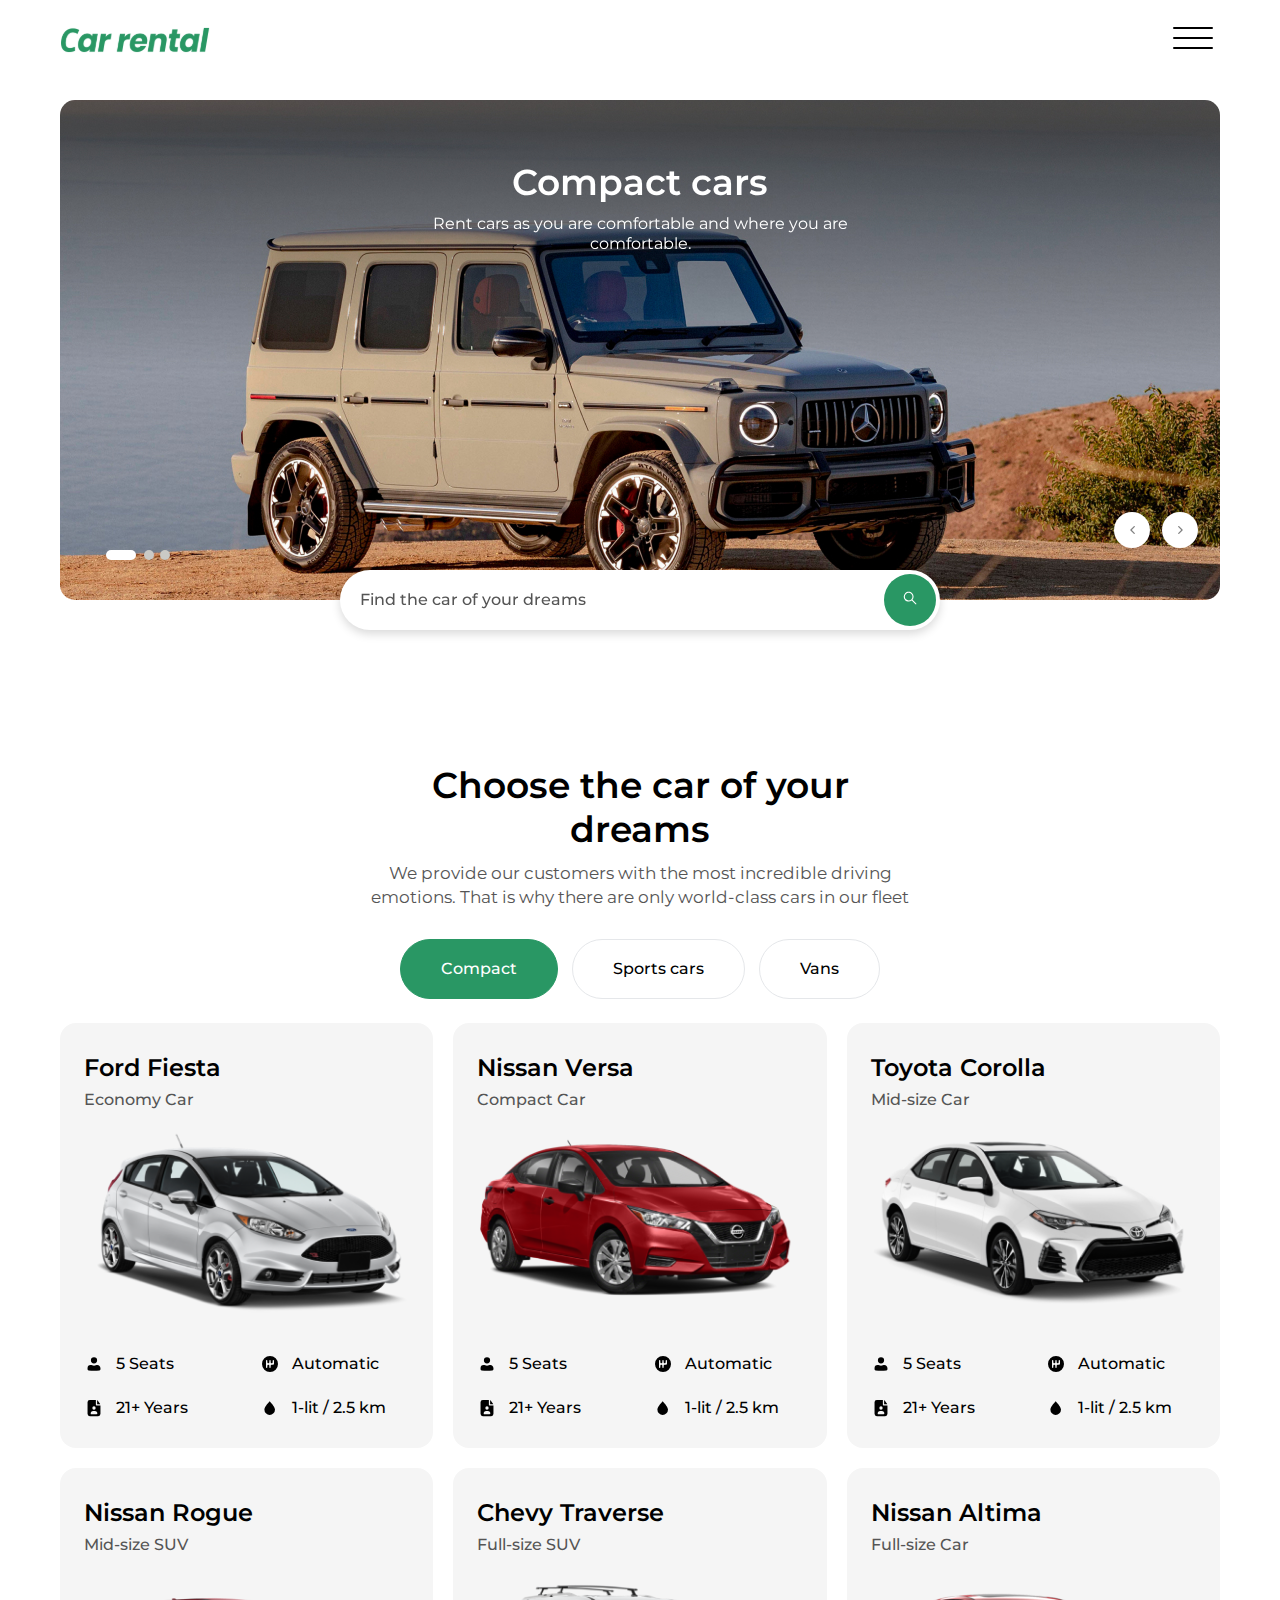
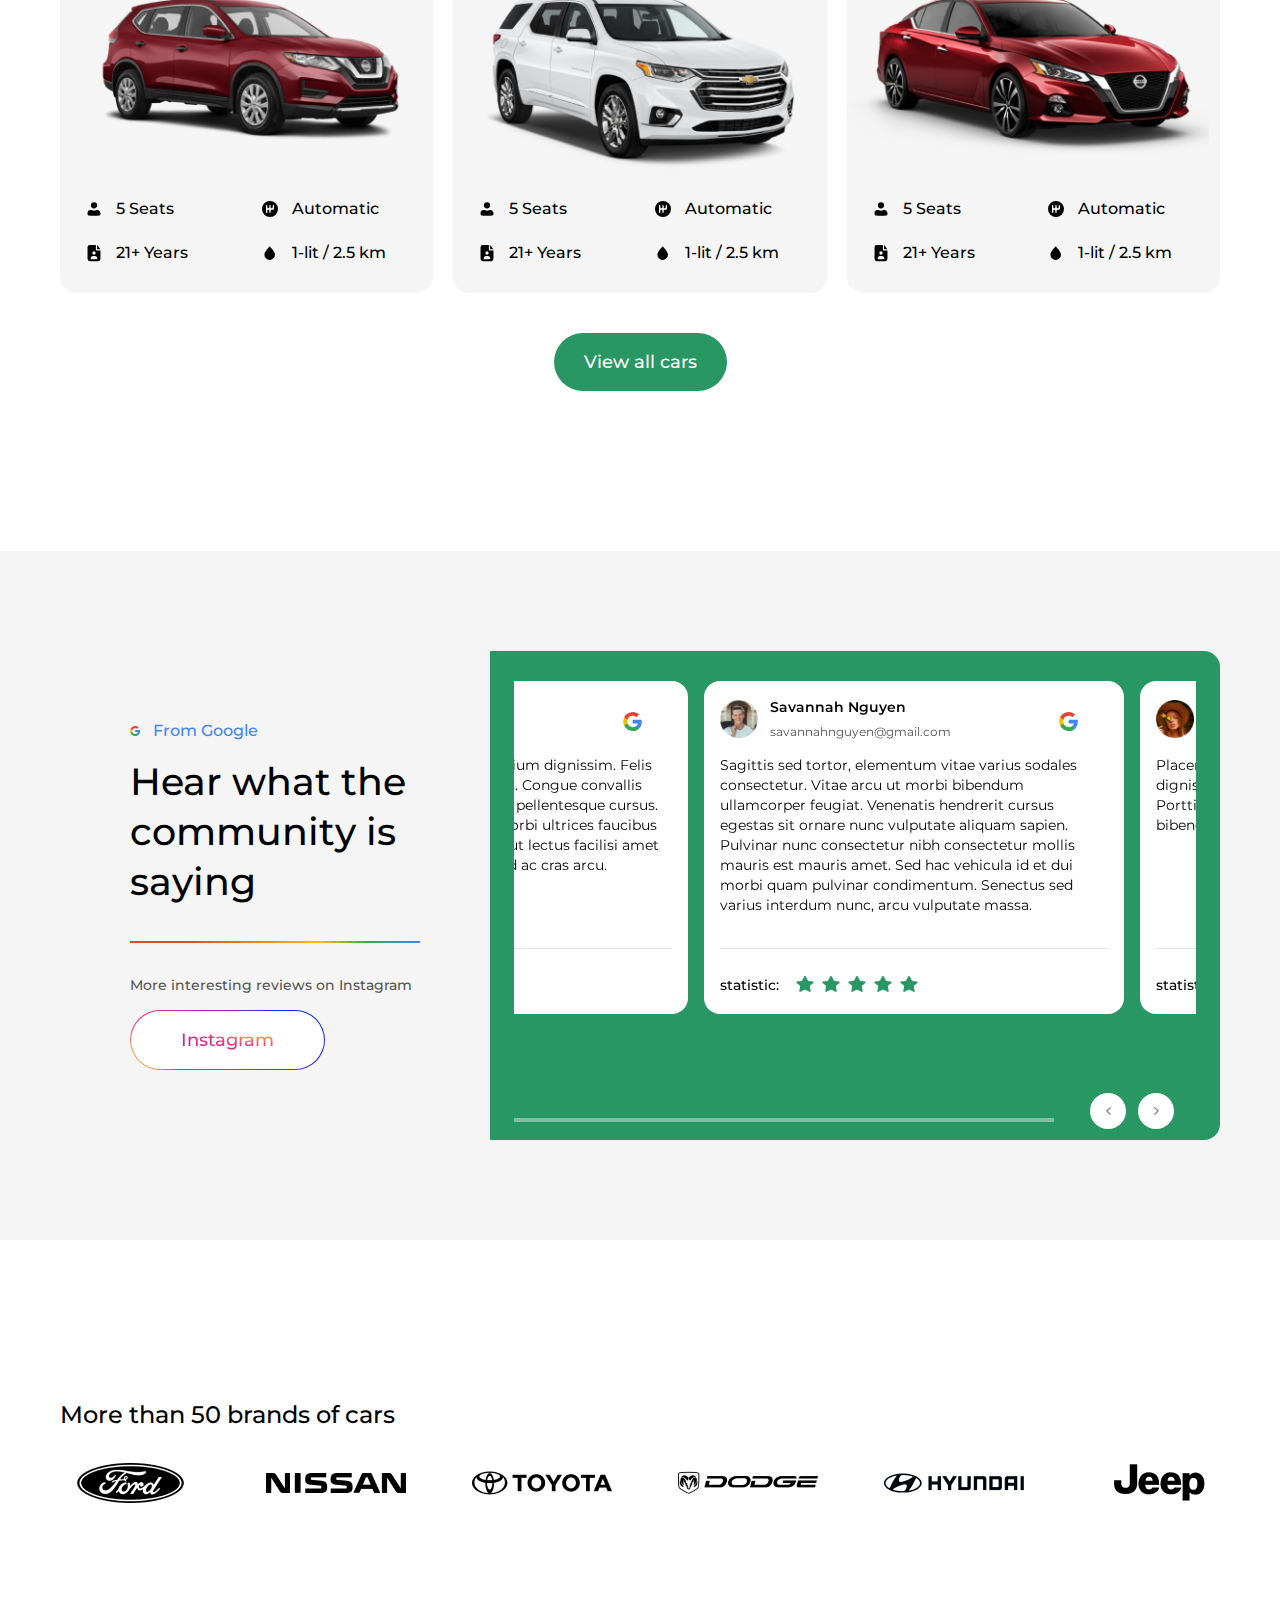
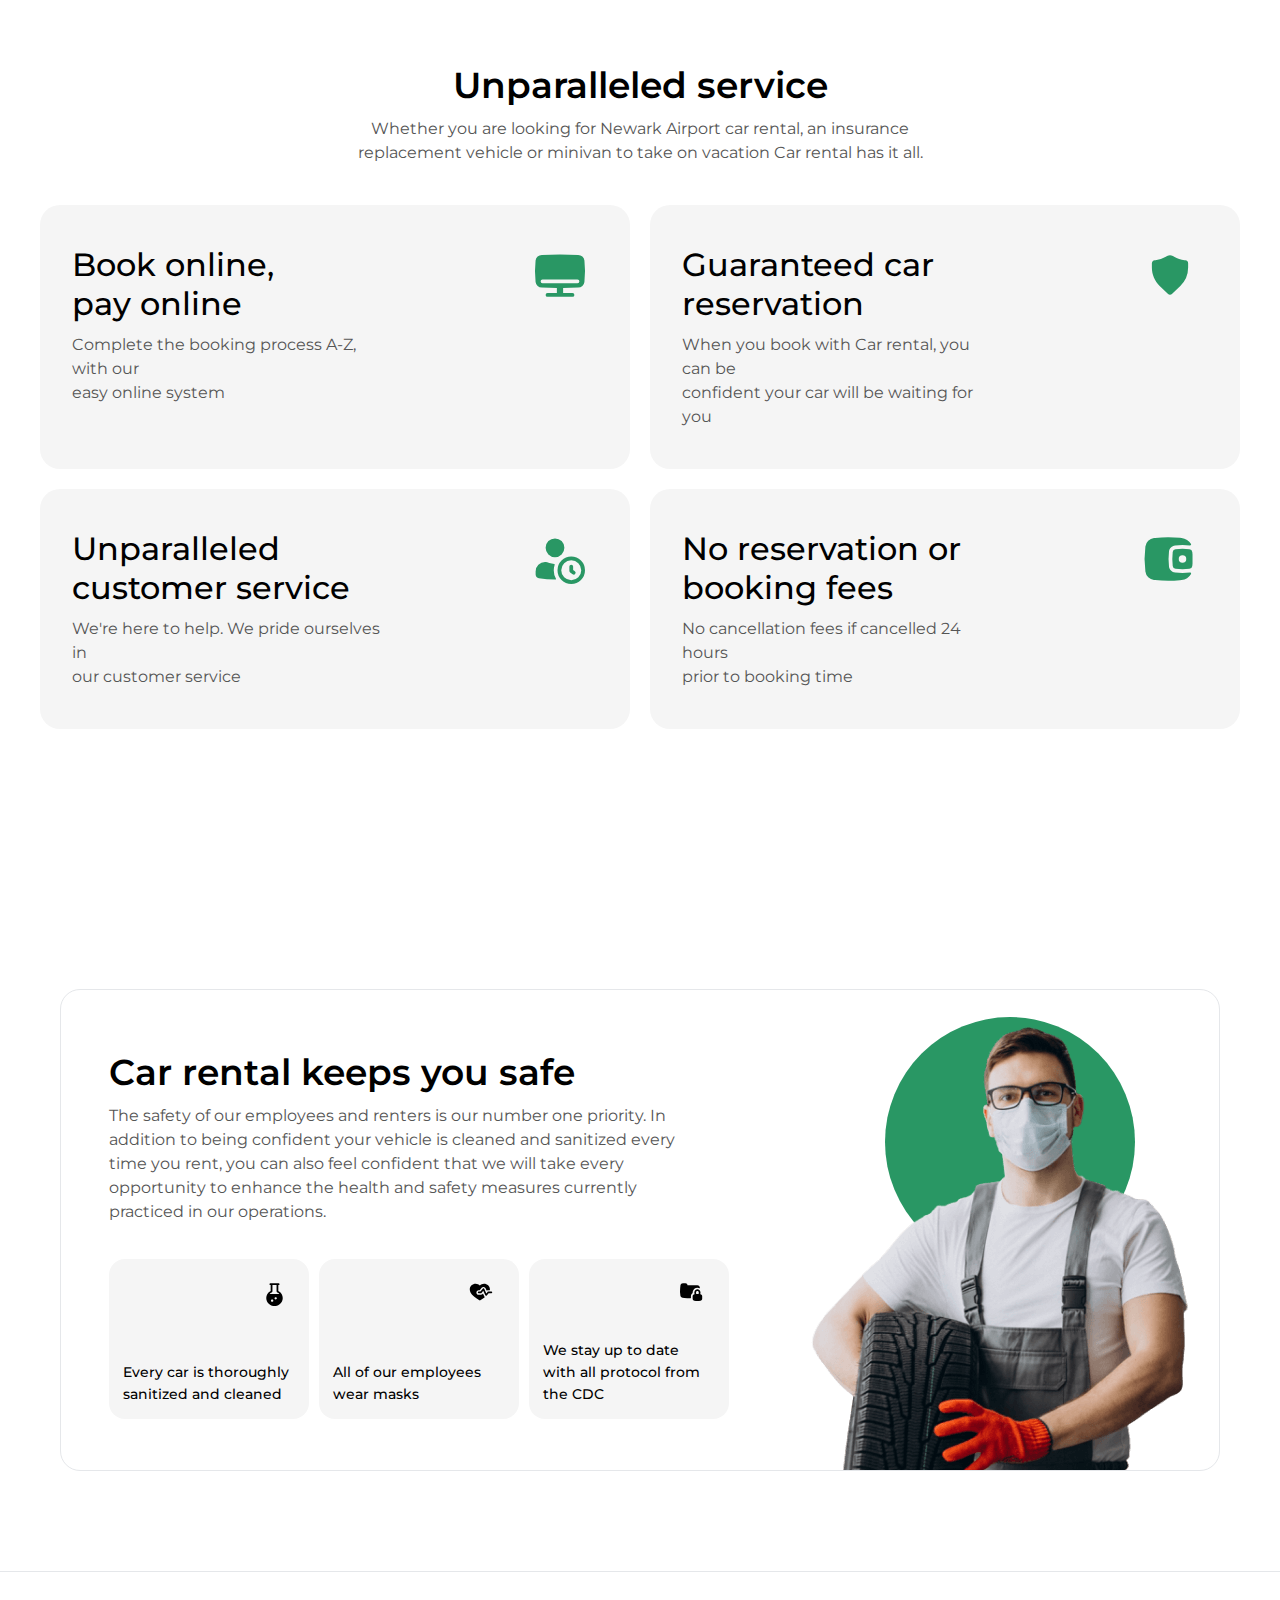
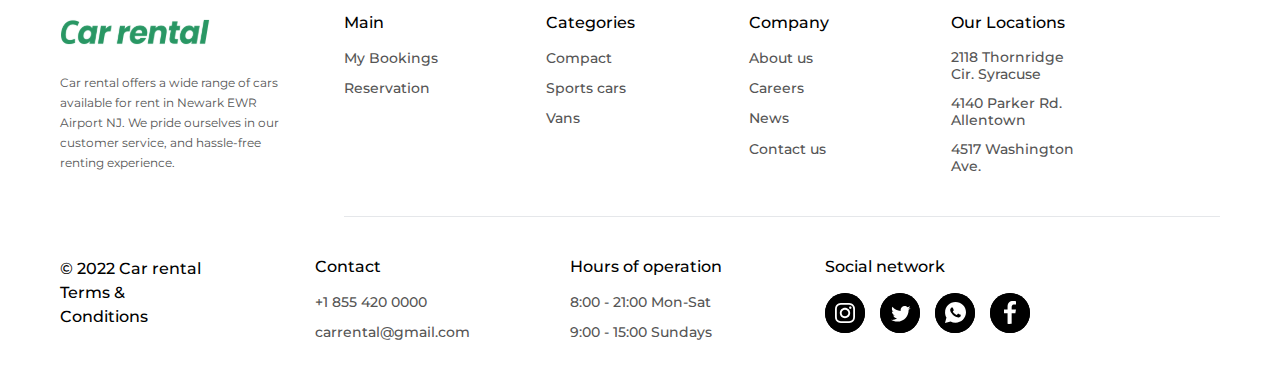
<file: index.html>
<!DOCTYPE html>
<html lang="en">

<head>
    <meta charset="UTF-8">
    <meta http-equiv="X-UA-Compatible" content="IE=edge">
    <meta name="viewport" content="width=device-width, initial-scale=1.0">
    <title>Document</title>
    <!-- slick css -->
    <link rel="stylesheet" type="text/css" href="./slick-1.8.1/slick/slick.css" />
    <link rel="stylesheet" type="text/css" href="./slick-1.8.1/slick/slick-theme.css" />
    <!-- css -->
    <link rel="stylesheet" href="./css/main.css">
</head>

<body>
    <!-- header start -->
    <header class="site-header">
        <div class="container">
            <div class="site-header__wrapper">
                <a class="site-logo" href="#">
                    <img class="site-logo__img" src="./images/header/logo.svg" width="150" height="40"
                        aria-hidden="true" alt="Car Rental Logo">
                </a>
                <!-- hamburger -->
                <button class="site-header__btn hamburger-btn" id="hamburgerBtn">
                    <span class="visually-hidden" title="Open menu">Menu</span>
                    <svg xmlns="http://www.w3.org/2000/svg" width="40" height="22" fill="none">
                        <path stroke="currentColor" stroke-linecap="round" stroke-width="2"
                            d="M1 1h38M1 11h38M1 21h38" />
                    </svg>
                </button>

                <!-- navbar -->
                <nav class="sitenav" id="navigation">
                    <div class="sitenav__wrapper">
                        <div class="sitenav__inner">
                            <div class="sitenav__top">
                                <a class="site-logo" href="#">
                                    <img class="site-logo__img" src="./images/header/logo.svg" width="150" height="40"
                                        aria-hidden="true" alt="Car Rental Logo">
                                </a>
                                <button class="sitenav__btn close-nav light-btn" id="closeNav">
                                    <svg aria-hidden="true" width="8" height="8" viewBox="0 0 8 8" fill="none"
                                        xmlns="http://www.w3.org/2000/svg">
                                        <path
                                            d="M7.72723 1.24517C7.99571 0.976684 7.99571 0.541383 7.72723 0.272897C7.45874 0.00441182 7.02344 0.00441182 6.75495 0.272897L4.00019 3.02766L1.24542 0.272898C0.976937 0.00441244 0.541635 0.00441214 0.27315 0.272898C0.00466451 0.541383 0.0046647 0.976684 0.27315 1.24517L3.02792 3.99994L0.273141 6.75471C0.00465614 7.02319 0.00465586 7.4585 0.273141 7.72698C0.541627 7.99547 0.976928 7.99547 1.24541 7.72698L4.00019 4.97221L6.75496 7.72698C7.02345 7.99547 7.45875 7.99547 7.72723 7.72698C7.99572 7.4585 7.99572 7.0232 7.72723 6.75471L4.97246 3.99994L7.72723 1.24517Z"
                                            fill="currentColor" />
                                    </svg>

                                </button>
                            </div>
                            <ul class="sitenav__list">
                                <li class="sitenav__item">
                                    Categories
                                </li>
                                <li class="sitenav__item">
                                    About Us
                                    <ul class="sitenav__item-list category-list clr-dark-100">
                                        <li class="category-list__item">
                                            <a class="category-list__link" href="#">
                                                News
                                            </a>
                                        </li>
                                        <li class="category-list__item">
                                            <a class="category-list__link" href="#">
                                                Careers
                                            </a>
                                        </li>
                                        <li class="category-list__item">
                                            <a class="category-list__link" href="#">
                                                Locations
                                            </a>
                                        </li>

                                    </ul>
                                </li>
                                <li class="sitenav__item">
                                    Help center
                                    <ul class="sitenav__item-list category-list category-list clr-dark-100">
                                        <li class="category-list__item">
                                            <a class="category-list__link" href="#">
                                                FAQ
                                            </a>
                                        </li>
                                        <li class="category-list__item">
                                            <a class="category-list__link" href="#">
                                                Contact us
                                            </a>
                                        </li>
                                    </ul>
                                </li>
                                <li class="sitenav__item">
                                    <a class="sitenav__link fw-100" href="tel:+18554200000">
                                        +1 855 420 0000
                                    </a>
                                </li>
                            </ul>
                        </div>

                        <div class="sitenav__bottom">
                            <a class="sitenav__bottom-link text-main fs-200 fw-200" href="tel:+18554200000">
                                +1 855 420 0000
                            </a>
                            <!-- buttons -->
                            <div class="sitenav__buttons">
                                <button class="sitenav__btn theme-btn light-btn" id="themeToggler">
                                </button>
                                <button class="sitenav__btn login-btn btn-success fs-200" id="loginBtn">
                                    Login
                                    <svg aria-hidden="true" width="16" height="16" viewBox="0 0 16 16" fill="none"
                                        xmlns="http://www.w3.org/2000/svg">
                                        <path
                                            d="M7.3125 14.4167C7.3125 14.037 7.6203 13.7292 8 13.7292H13.5C13.6266 13.7292 13.7292 13.6266 13.7292 13.5L13.7292 2.50004C13.7292 2.37348 13.6266 2.27087 13.5 2.27087L8 2.27087C7.6203 2.27087 7.3125 1.96307 7.3125 1.58337C7.3125 1.20368 7.6203 0.895874 8 0.895874H13.5C14.386 0.895874 15.1042 1.61408 15.1042 2.50004V13.5C15.1042 14.386 14.386 15.1042 13.5 15.1042H8C7.6203 15.1042 7.3125 14.7964 7.3125 14.4167Z"
                                            fill="currentColor" />
                                        <path
                                            d="M0.208332 9.02233C0.208332 9.52859 0.618737 9.93899 1.125 9.93899H5.57632C5.59734 10.2648 5.62365 10.5903 5.65526 10.9155L5.68245 11.1953C5.72666 11.6502 6.2097 11.9226 6.62185 11.7251C8.29744 10.9221 9.81433 9.82318 11.0995 8.48129L11.127 8.45262C11.3719 8.19699 11.3719 7.79385 11.127 7.53821L11.0995 7.50954C9.81433 6.16766 8.29744 5.06878 6.62185 4.26577C6.2097 4.06824 5.72666 4.34067 5.68245 4.79556L5.65526 5.07533C5.62365 5.40049 5.59734 5.72605 5.57632 6.05185L1.125 6.05185C0.618738 6.05185 0.208332 6.46226 0.208332 6.96852V9.02233Z"
                                            fill="currentColor" />
                                    </svg>

                                </button>
                            </div>
                        </div>
                    </div>
                </nav>
            </div>
        </div>
    </header>
    <!-- header end -->

    <section class="hero">
        <h1 class="visually-hidden">Car Rental</h1>
        <div class="container">
            <div class="hero__carousel carousel">
                <ul class="carousel__list">
                    <li class="carousel__item carousel__item--malibu">
                        <div class="carousel__info">
                            <h2 class="carousel__title">
                                Compact cars
                            </h2>
                            <p class="carousel__text">
                                Rent cars as you are comfortable and where you are comfortable.
                            </p>
                        </div>
                    </li>
                    <li class="carousel__item carousel__item--gelik">
                        <div class="carousel__info">
                            <h2 class="carousel__title">
                                Sports cars
                            </h2>
                            <p class="carousel__text">
                                Rent cars as you are comfortable and where you are comfortable.
                            </p>
                        </div>
                    </li>
                    <li class="carousel__item carousel__item--sprinter">
                        <div class="carousel__info">
                            <h2 class="carousel__title">
                                Vans
                            </h2>
                            <p class="carousel__text">
                                Rent cars as you are comfortable and where you are comfortable.
                            </p>
                        </div>
                    </li>
                </ul>
                <form class="carousel__form" action="https://echo.htmlacademy.ru/" method="POST" autocomplete="off">
                    <input class="carousel__input" type="text" name="your_search" aria-label="Search card"
                        placeholder="Find the car of your dreams">
                    <button class="carousel__btn" type="submit">

                    </button>
                </form>
            </div>
        </div>
    </section>

    <!-- Choose Car section start -->
    <section class="choose-car">
        <div class="container">
            <div class="choose-car__heading-wrapper">
                <h2 class="choose-car__title">Choose the car of your dreams</h2>
                <p class="choose-car__desc">We provide our customers with the most incredible driving emotions. That is
                    why there are only world-class cars in our fleet</p>
            </div>
            <div class="choose-car__wrapper">
                <ul class="choose-car__top-list">
                    <li class="choose-car__top-item choose-car__top-item--active">
                        <a class="choose-car__top-link" href="#compact">Compact</a>
                    </li>
                    <li class="choose-car__top-item">
                        <a class="choose-car__top-link" href="#sports-cars">Sports cars</a>
                    </li>
                    <li class="choose-car__top-item">
                        <a class="choose-car__top-link" href="#vans">Vans</a>
                    </li>
                </ul>
                <ul class="choose-car__bottom-list">
                    <li class="choose-car__bottom-item choose-car__bottom-item--active" id="compact">
                        <ul class="choose-car__inner-list">
                            <li class="choose-car__inner-item">
                                <div class="choose-car__inner-item-inner">
                                    <h3 class="choose-car__inner-item-title">Ford Fiesta</h3>
                                    <p class="choose-car__inner-item-desc">Economy Car</p>
                                </div>
                                <img class="choose-car__inner-item-img" src="./images/choose-cars/car-1.png"
                                    srcset="./images/choose-cars/car-1.png 1x , ./images/choose-cars/car-1@2x.png 2x"
                                    alt="Ford Fiesta image">
                                <ul class="choose-car__category-list">
                                    <li class="choose-car__category-item choose-car__category-item-users">5 Seats</li>
                                    <li class="choose-car__category-item choose-car__category-item-gear">Automatic</li>
                                    <li class="choose-car__category-item choose-car__category-item-file-user">21+ Years
                                    </li>
                                    <li class="choose-car__category-item choose-car__category-item-petrol">1-lit / 2.5
                                        km</li>
                                </ul>
                            </li>
                            <li class="choose-car__inner-item">
                                <div class="choose-car__inner-item-inner">
                                    <h3 class="choose-car__inner-item-title">Nissan Versa</h3>
                                    <p class="choose-car__inner-item-desc">Compact Car</p>
                                </div>
                                <img class="choose-car__inner-item-img" src="./images/choose-cars/car-2.png"
                                    srcset="./images/choose-cars/car-2.png 1x , ./images/choose-cars/car-2@2x.png 2x"
                                    alt="Nissan Versa image">


                                <ul class="choose-car__category-list">
                                    <li class="choose-car__category-item choose-car__category-item-users">5 Seats</li>
                                    <li class="choose-car__category-item choose-car__category-item-gear">Automatic</li>
                                    <li class="choose-car__category-item choose-car__category-item-file-user">21+ Years
                                    </li>
                                    <li class="choose-car__category-item choose-car__category-item-petrol">1-lit / 2.5
                                        km</li>
                                </ul>
                            </li>
                            <li class="choose-car__inner-item">
                                <div class="choose-car__inner-item-inner">
                                    <h3 class="choose-car__inner-item-title">Toyota Corolla</h3>
                                    <p class="choose-car__inner-item-desc">Mid-size Car</p>
                                </div>
                                <img class="choose-car__inner-item-img" src="./images/choose-cars/car-3.png"
                                    srcset="./images/choose-cars/car-3.png 1x , ./images/choose-cars/car-3@2x.png 2x"
                                    alt="Toyota Corolla image">

                                <ul class="choose-car__category-list">
                                    <li class="choose-car__category-item choose-car__category-item-users">5 Seats</li>
                                    <li class="choose-car__category-item choose-car__category-item-gear">Automatic</li>
                                    <li class="choose-car__category-item choose-car__category-item-file-user">21+ Years
                                    </li>
                                    <li class="choose-car__category-item choose-car__category-item-petrol">1-lit / 2.5
                                        km</li>
                                </ul>
                            </li>
                            <li class="choose-car__inner-item">
                                <div class="choose-car__inner-item-inner">
                                    <h3 class="choose-car__inner-item-title">Nissan Rogue</h3>
                                    <p class="choose-car__inner-item-desc">Mid-size SUV</p>
                                </div>
                                <img class="choose-car__inner-item-img" src="./images/choose-cars/car-4.png"
                                    srcset="./images/choose-cars/car-4.png 1x , ./images/choose-cars/car-4@2x.png 2x"
                                    alt="Nissan Rogue image">

                                <ul class="choose-car__category-list">
                                    <li class="choose-car__category-item choose-car__category-item-users">5 Seats</li>
                                    <li class="choose-car__category-item choose-car__category-item-gear">Automatic</li>
                                    <li class="choose-car__category-item choose-car__category-item-file-user">21+ Years
                                    </li>
                                    <li class="choose-car__category-item choose-car__category-item-petrol">1-lit / 2.5
                                        km</li>
                                </ul>
                            </li>
                            <li class="choose-car__inner-item">
                                <div class="choose-car__inner-item-inner">
                                    <h3 class="choose-car__inner-item-title">Chevy Traverse</h3>
                                    <p class="choose-car__inner-item-desc">Full-size SUV </p>
                                </div>
                                <img class="choose-car__inner-item-img" src="./images/choose-cars/car-5.png"
                                    srcset="./images/choose-cars/car-5.png 1x , ./images/choose-cars/car-5@2x.png 2x"
                                    alt="Chevy Traverse image">

                                <ul class="choose-car__category-list">
                                    <li class="choose-car__category-item choose-car__category-item-users">5 Seats</li>
                                    <li class="choose-car__category-item choose-car__category-item-gear">Automatic</li>
                                    <li class="choose-car__category-item choose-car__category-item-file-user">21+ Years
                                    </li>
                                    <li class="choose-car__category-item choose-car__category-item-petrol">1-lit / 2.5
                                        km</li>
                                </ul>
                            </li>
                            <li class="choose-car__inner-item">
                                <div class="choose-car__inner-item-inner">
                                    <h3 class="choose-car__inner-item-title">Nissan Altima</h3>
                                    <p class="choose-car__inner-item-desc">Full-size Car</p>
                                </div>
                                <img class="choose-car__inner-item-img" src="./images/choose-cars/car-6.png"
                                    srcset="./images/choose-cars/car-6.png 1x , ./images/choose-cars/car-6@2x.png 2x"
                                    alt="Nissan Altima image">

                                <ul class="choose-car__category-list">
                                    <li class="choose-car__category-item choose-car__category-item-users">5 Seats</li>
                                    <li class="choose-car__category-item choose-car__category-item-gear">Automatic</li>
                                    <li class="choose-car__category-item choose-car__category-item-file-user">21+ Years
                                    </li>
                                    <li class="choose-car__category-item choose-car__category-item-petrol">1-lit / 2.5
                                        km</li>
                                </ul>
                            </li>
                        </ul>
                    </li>
                    <li class="choose-car__bottom-item " id="sports-cars">
                        <ul class="choose-car__inner-list">
                            <li class="choose-car__inner-item">
                                <div class="choose-car__inner-item-inner">
                                    <h3 class="choose-car__inner-item-title">Royce rolls ghost</h3>
                                    <p class="choose-car__inner-item-desc">Full-size Car</p>
                                </div>
                                <img class="choose-car__inner-item-img" src="./images/choose-cars/rols-roys.png"
                                    srcset="./images/choose-cars/rols-roys.png 1x , ./images/choose-cars/rols-roys@2x.png 2x"
                                    alt="rols roys image">
                                <ul class="choose-car__category-list">
                                    <li class="choose-car__category-item choose-car__category-item-users">5 Seats</li>
                                    <li class="choose-car__category-item choose-car__category-item-gear">Automatic</li>
                                    <li class="choose-car__category-item choose-car__category-item-file-user">21+ Years
                                    </li>
                                    <li class="choose-car__category-item choose-car__category-item-petrol">1-lit / 2.5
                                        km</li>
                                </ul>
                            </li>
                            <li class="choose-car__inner-item">
                                <div class="choose-car__inner-item-inner">
                                    <h3 class="choose-car__inner-item-title">Mercedes s class</h3>
                                    <p class="choose-car__inner-item-desc">Full-size Car</p>
                                </div>
                                <img class="choose-car__inner-item-img" src="./images/choose-cars/mers.png"
                                    srcset="./images/choose-cars/mers.png 1x , ./images/choose-cars/mers@2x.png 2x"
                                    alt="mers image">


                                <ul class="choose-car__category-list">
                                    <li class="choose-car__category-item choose-car__category-item-users">5 Seats</li>
                                    <li class="choose-car__category-item choose-car__category-item-gear">Automatic</li>
                                    <li class="choose-car__category-item choose-car__category-item-file-user">21+ Years
                                    </li>
                                    <li class="choose-car__category-item choose-car__category-item-petrol">1-lit / 2.5
                                        km</li>
                                </ul>
                            </li>
                            <li class="choose-car__inner-item">
                                <div class="choose-car__inner-item-inner">
                                    <h3 class="choose-car__inner-item-title">Lamborghini urus</h3>
                                    <p class="choose-car__inner-item-desc">Mid-size Car</p>
                                </div>
                                <img class="choose-car__inner-item-img" src="./images/choose-cars/lamborgini.png"
                                    srcset="./images/choose-cars/lamborgini.png 1x , ./images/choose-cars/lamborgini@2x.png 2x"
                                    alt="lamborgini image">

                                <ul class="choose-car__category-list">
                                    <li class="choose-car__category-item choose-car__category-item-users">5 Seats</li>
                                    <li class="choose-car__category-item choose-car__category-item-gear">Automatic</li>
                                    <li class="choose-car__category-item choose-car__category-item-file-user">21+ Years
                                    </li>
                                    <li class="choose-car__category-item choose-car__category-item-petrol">1-lit / 2.5
                                        km</li>
                                </ul>
                            </li>
                            <li class="choose-car__inner-item">
                                <div class="choose-car__inner-item-inner">
                                    <h3 class="choose-car__inner-item-title">Mercedes g63 amg</h3>
                                    <p class="choose-car__inner-item-desc">Mid-size SUV</p>
                                </div>
                                <img class="choose-car__inner-item-img" src="./images/choose-cars/gelik.png"
                                    srcset="./images/choose-cars/gelik.png 1x , ./images/choose-cars/gelik@2x.png 2x"
                                    alt="gelik image">

                                <ul class="choose-car__category-list">
                                    <li class="choose-car__category-item choose-car__category-item-users">5 Seats</li>
                                    <li class="choose-car__category-item choose-car__category-item-gear">Automatic</li>
                                    <li class="choose-car__category-item choose-car__category-item-file-user">21+ Years
                                    </li>
                                    <li class="choose-car__category-item choose-car__category-item-petrol">1-lit / 2.5
                                        km</li>
                                </ul>
                            </li>
                        </ul>
                    </li>
                    <li class="choose-car__bottom-item" id="vans">
                        <ul class="choose-car__inner-list">
                            <li class="choose-car__inner-item">
                                <div class="choose-car__inner-item-inner">
                                    <h3 class="choose-car__inner-item-title">15-Passenger Ford Transit </h3>
                                    <p class="choose-car__inner-item-desc">Full-size Car</p>
                                </div>
                                <img class="choose-car__inner-item-img" src="./images/choose-cars/15-Passenger.png"
                                    srcset="./images/choose-cars/15-Passenger.png 1x , ./images/choose-cars/15-Passenger@2x.png 2x"
                                    alt="15-Passenger image">
                                <ul class="choose-car__category-list">
                                    <li class="choose-car__category-item choose-car__category-item-users">5 Seats</li>
                                    <li class="choose-car__category-item choose-car__category-item-gear">Automatic</li>
                                    <li class="choose-car__category-item choose-car__category-item-file-user">21+ Years
                                    </li>
                                    <li class="choose-car__category-item choose-car__category-item-petrol">1-lit / 2.5
                                        km</li>
                                </ul>
                            </li>
                            <li class="choose-car__inner-item">
                                <div class="choose-car__inner-item-inner">
                                    <h3 class="choose-car__inner-item-title">Chrysler Pacifica</h3>
                                    <p class="choose-car__inner-item-desc">Full-size Car</p>
                                </div>
                                <img class="choose-car__inner-item-img" src="./images/choose-cars/chrysler-pacifica.png"
                                    srcset="./images/choose-cars/chrysler-pacifica.png 1x , ./images/choose-cars/chrysler-pacifica@2x.png 2x"
                                    alt="Chrysler Pacificaimage">


                                <ul class="choose-car__category-list">
                                    <li class="choose-car__category-item choose-car__category-item-users">5 Seats</li>
                                    <li class="choose-car__category-item choose-car__category-item-gear">Automatic</li>
                                    <li class="choose-car__category-item choose-car__category-item-file-user">21+ Years
                                    </li>
                                    <li class="choose-car__category-item choose-car__category-item-petrol">1-lit / 2.5
                                        km</li>
                                </ul>
                            </li>
                            <li class="choose-car__inner-item">
                                <div class="choose-car__inner-item-inner">
                                    <h3 class="choose-car__inner-item-title">Chevy Silverado 4500HD</h3>
                                    <p class="choose-car__inner-item-desc">Mid-size Car</p>
                                </div>
                                <img class="choose-car__inner-item-img" src="./images/choose-cars/chevy-silverado.png"
                                    srcset="./images/choose-cars/chevy-silverado.png 1x , ./images/choose-cars/chevy-silverado@2x.png 2x"
                                    alt="Chevy Silverado image">

                                <ul class="choose-car__category-list">
                                    <li class="choose-car__category-item choose-car__category-item-users">5 Seats</li>
                                    <li class="choose-car__category-item choose-car__category-item-gear">Automatic</li>
                                    <li class="choose-car__category-item choose-car__category-item-file-user">21+ Years
                                    </li>
                                    <li class="choose-car__category-item choose-car__category-item-petrol">1-lit / 2.5
                                        km</li>
                                </ul>
                            </li>
                            <li class="choose-car__inner-item">
                                <div class="choose-car__inner-item-inner">
                                    <h3 class="choose-car__inner-item-title">12-Passenger Ford Transit</h3>
                                    <p class="choose-car__inner-item-desc">Mid-size SUV</p>
                                </div>
                                <img class="choose-car__inner-item-img" src="./images/choose-cars/12-Passenger-ford.png"
                                    srcset="./images/choose-cars/12-Passenger-ford.png 1x , ./images/choose-cars/12-Passenger-ford@2x.png 2x"
                                    alt="12-Passenger-ford image">

                                <ul class="choose-car__category-list">
                                    <li class="choose-car__category-item choose-car__category-item-users">5 Seats</li>
                                    <li class="choose-car__category-item choose-car__category-item-gear">Automatic</li>
                                    <li class="choose-car__category-item choose-car__category-item-file-user">21+ Years
                                    </li>
                                    <li class="choose-car__category-item choose-car__category-item-petrol">1-lit / 2.5
                                        km</li>
                                </ul>
                            </li>
                            <li class="choose-car__inner-item">
                                <div class="choose-car__inner-item-inner">
                                    <h3 class="choose-car__inner-item-title">15-Passenger Ford Transit </h3>
                                    <p class="choose-car__inner-item-desc">Mid-size SUV </p>
                                </div>
                                <img class="choose-car__inner-item-img" src="./images/choose-cars/15-Passenger-ford.png"
                                    srcset="./images/choose-cars/15-Passenger-ford.png 1x , ./images/choose-cars/15-Passenger-ford@2x.png 2x"
                                    alt="15-Passenger-ford image">

                                <ul class="choose-car__category-list">
                                    <li class="choose-car__category-item choose-car__category-item-users">5 Seats</li>
                                    <li class="choose-car__category-item choose-car__category-item-gear">Automatic</li>
                                    <li class="choose-car__category-item choose-car__category-item-file-user">21+ Years
                                    </li>
                                    <li class="choose-car__category-item choose-car__category-item-petrol">1-lit / 2.5
                                        km</li>
                                </ul>
                            </li>
                            <li class="choose-car__inner-item">
                                <div class="choose-car__inner-item-inner">
                                    <h3 class="choose-car__inner-item-title">Mercedes-Benz Sprinter</h3>
                                    <p class="choose-car__inner-item-desc">Mid-size SUV</p>
                                </div>
                                <img class="choose-car__inner-item-img" src="./images/choose-cars/Mers-sprinter.png"
                                    srcset="./images/choose-cars/Mers-sprinter.png 1x , ./images/choose-cars/Mers-sprinter@2x.png 2x"
                                    alt="Mers-sprinter image">
                                <ul class="choose-car__category-list">
                                    <li class="choose-car__category-item choose-car__category-item-users">5 Seats</li>
                                    <li class="choose-car__category-item choose-car__category-item-gear">Automatic</li>
                                    <li class="choose-car__category-item choose-car__category-item-file-user">21+ Years
                                    </li>
                                    <li class="choose-car__category-item choose-car__category-item-petrol">1-lit / 2.5
                                        km</li>
                                </ul>
                            </li>
                        </ul>
                    </li>
                </ul>
                <a class="choose-car__btn-all-cars" href="#all-cars">View all cars</a>
            </div>
        </div>
    </section>
    <!-- Choose Car section finish -->

    <section class="social">
        <div class="container">
            <div class="social__inner">
                <div class="social__message message">
                    <div class="message__left">
                        <a class="message__link" href="https://www.google.ru/" target="blank">
                            From Google
                        </a>
                        <h3 class="message__title">
                            Hear what the community is saying
                        </h3>
                    </div>
                    <span class="message__line"></span>
                    <div class="message__right">
                        <p class="message__text">
                            More interesting reviews on Instagram
                        </p>
                        <span class="message__iwrap">
                            <a class="message__inatgram" href="https://www.instagram.com/" target="blank">
                                Instagram
                            </a>
                        </span>
                    </div>
                </div>
                <div class="social__card card">
                    <ul class="card__list">
                        <li class="card__item person">
                            <div class="person__info person__info--Nguen">
                                <div class="person__inner">
                                    <h4 class="person__name">
                                        Savannah Nguyen
                                    </h4>
                                    <a class="person__link" href="mailto:savannahnguyen@gmail.com">
                                        savannahnguyen@gmail.com
                                    </a>
                                </div>
                            </div>
                            <p class="person__text">
                                Sagittis sed tortor, elementum vitae varius sodales consectetur. Vitae arcu ut morbi
                                bibendum ullamcorper feugiat. Venenatis hendrerit cursus egestas sit ornare nunc
                                vulputate aliquam sapien. Pulvinar nunc consectetur nibh consectetur mollis mauris est
                                mauris amet. Sed hac vehicula id et dui morbi quam pulvinar condimentum. Senectus sed
                                varius interdum nunc, arcu vulputate massa.
                            </p>
                            <div class="person__statistic statistic">
                                <p class="statistic__star  statistic__star--frist ">
                                    statistic:
                                </p>
                            </div>
                        </li>
                        <li class="card__item person">
                            <div class="person__info person__info--Ronald">
                                <div class="person__inner">
                                    <h4 class="person__name">
                                        Ronald Richards
                                    </h4>
                                    <a class="person__link" href="mailto:ronaldrichards@gmail.com">
                                        ronaldrichards@gmail.com
                                    </a>
                                </div>
                            </div>
                            <p class="person__text">
                                Placerat pulvinar in amet sem id gravida nisi leo. A dignissim est pellentesque mi
                                quisque vel mi ut. Porttitor blandit auctor odio a ornare felis tortor bibendum
                                molestie.
                            </p>
                            <div class="person__statistic statistic">
                                <p class="statistic__star  statistic__star--second ">
                                    statistic:
                                </p>
                            </div>
                        </li>
                        <li class="card__item person">
                            <div class="person__info person__info--cristin">
                                <div class="person__inner">
                                    <h4 class="person__name">
                                        Kristin Watson
                                    </h4>
                                    <a class="person__link" href="kristinwatson@gmail.com">
                                        kristinwatson@gmail.com
                                    </a>
                                </div>
                            </div>
                            <p class="person__text">
                                Id adipiscing vulputate arcu pretium dignissim. Felis vulputate tellus velit
                                consectetur. Congue convallis aliquam eget ullamcorper quam pellentesque cursus.
                                Dictumst mauris ac, quis orci morbi ultrices faucibus volutpat mauris. Bibendum sed ut
                                lectus facilisi amet orci. Interdum massa orci urna id ac cras arcu.
                            </p>
                            <div class="person__statistic statistic">
                                <p class="statistic__star  statistic__star--frist ">
                                    Star rating:
                                </p>
                            </div>
                        </li>
                    </ul>

                    <div class="slick-dots-mansur"></div>
                </div>
            </div>
        </div>
    </section>

    <!-- brand section start -->
    <section class="brands">
        <div class="container-brand">
            <h2 class="brands__title">More than 50 brands of cars</h2>
            <div class="brands__wrapper">
                <ul class="brands__list">
                    <li class="brands__item brandItem">
                        <img class="brands__img" src="./images/brands/ford.png" alt="ford image">
                    </li>
                    <li class="brands__item brandItem">
                        <img class="brands__img" src="./images/brands/nissan.png" alt="nissan image">
                    </li>
                    <li class="brands__item brandItem">
                        <img class="brands__img" src="./images/brands/tayota.png" alt="tayota image">
                    </li>
                    <li class="brands__item brandItem">
                        <img class="brands__img" src="./images/brands/dodge.png" alt="dodge image">
                    </li>
                    <li class="brands__item brandItem">
                        <img class="brands__img" src="./images/brands/hyundai.png" alt="hyundai image">
                    </li>
                    <li class="brands__item brandItem">
                        <img class="brands__img" src="./images/brands/jeep.png" alt="jeep image">
                    </li>
                </ul>
            </div>
        </div>


    </section>
    <!-- brand section finish -->

    <!-- service section start -->
    <section class="service">
        <div class="container">
            <div class="service__inner">
                <h2 class="service__title">Unparalleled service</h2>
                <p class="service__desc">Whether you are looking for Newark Airport car rental, an insurance replacement
                    vehicle or minivan to take on vacation Car rental has it all.</p>
            </div>

            <ul class="service__list">
                <li class="service__item">
                    <div class="service__item-inner">

                        <h3 class="service__item-title">Book online,<br />pay online</h3>
                        <p class="service__item-desc">Complete the booking process A-Z, with our<br /> easy online
                            system</p>
                    </div>
                </li>

                <li class="service__item">
                    <div class="service__item-inner">
                        <h3 class="service__item-title">Guaranteed car<br /> reservation</h3>
                        <p class="service__item-desc">When you book with Car rental, you can be<br /> confident your car
                            will be waiting for you</p>
                    </div>
                </li>

                <li class="service__item">
                    <div class="service__item-inner">
                        <h3 class="service__item-title">Unparalleled<br /> customer service</h3>
                        <p class="service__item-desc">We're here to help. We pride ourselves in<br /> our customer
                            service</p>
                    </div>
                </li>

                <li class="service__item">
                    <div class="service__item-inner">
                        <h3 class="service__item-title">No reservation or<br /> booking fees</h3>
                        <p class="service__item-desc"> No cancellation fees if cancelled 24 hours<br /> prior to booking
                            time</p>
                    </div>
                </li>
            </ul>
        </div>
    </section>
    <section class="rental">
        <div class="container">
            <div class="rental__inner">
                <div class="rental__cover">
                    <div class="rental__info">
                        <div class="rental__wrap">
                            <h2 class="rental__title">
                                Car rental keeps you safe
                            </h2>
                        </div>
                        <p class="rental__text">
                            The safety of our employees and renters is our number one priority. In addition to being
                            confident your vehicle is cleaned and sanitized every time you rent, you can also feel
                            confident that we will take every opportunity to enhance the health and safety measures
                            currently practiced in our operations.
                        </p>
                    </div>

                    <ul class="rental__list">
                        <li class="rental__item rental__item--frist cleaned">
                            <p class="cleaned__text">
                                Every car is thoroughly sanitized and cleaned
                            </p>
                        </li>
                        <li class="rental__item rental__item--two cleaned">
                            <p class="cleaned__text">
                                All of our employees wear masks
                            </p>
                        </li>
                        <li class="rental__item rental__item--three cleaned">
                            <p class="cleaned__text">
                                We stay up to date with all protocol from the CDC
                            </p>
                        </li>
                    </ul>
                </div>
                <img class="rental__img" src="./images/rental/man.png" alt="the one holding the balloon">
            </div>
        </div>
    </section>
    <!-- service section finish -->
    <div class="overlay" id="overlay"></div>
    <footer class="footer">
        <div class="container">
            <div class="footer__wrapper">

                <div class="footer__top">
                    <div class="footer__top-mobile-wrapper">

                        <div class="footer__top-logo-wrapper">
                            <a class="footer__top-logo" href="#">
                                <img class="footer__top-logo-img" src="./images/header/logo.svg" alt="site logo">
                            </a>
                            <p class="footer__top-desc">Car rental offers a wide range of cars <br /> available for rent
                                in Newark EWR<br /> Airport NJ. We pride ourselves in our<br /> customer service, and
                                hassle-free<br /> renting experience.</p>
                        </div>
                        <p class="footer__top-second-desc">© 2022 Car rental <br /> Terms & Conditions</p>

                    </div>

                    <div class="footer__top-wrapper">
                        <div class="footer__top-inner">
                            <strong class="footer__top-strong">Main</strong>
                            <ul class="footer__top-inner-list">
                                <li class="footer__top-item">
                                    <a class="footer__top-link" href="#"> My Bookings</a>
                                </li>
                                <li class="footer__top-item">
                                    <a class="footer__top-link" href="#"> Reservation</a>
                                </li>
                            </ul>
                        </div>
                        <div class="footer__top-inner">
                            <strong class="footer__top-strong">Categories</strong>
                            <ul class="footer__top-inner-list">
                                <li class="footer__top-item">
                                    <a class="footer__top-link" href="#"> Compact</a>
                                </li>
                                <li class="footer__top-item">
                                    <a class="footer__top-link" href="#"> Sports cars</a>
                                </li>
                                <li class="footer__top-item">
                                    <a class="footer__top-link" href="#"> Vans </a>
                                </li>
                            </ul>
                        </div>
                        <div class="footer__top-inner">
                            <strong class="footer__top-strong">Company</strong>
                            <ul class="footer__top-inner-list">
                                <li class="footer__top-item">
                                    <a class="footer__top-link" href="#"> About us</a>
                                </li>
                                <li class="footer__top-item">
                                    <a class="footer__top-link" href="#"> Careers</a>
                                </li>
                                <li class="footer__top-item">
                                    <a class="footer__top-link" href="#"> News</a>
                                </li>
                                <li class="footer__top-item">
                                    <a class="footer__top-link" href="#"> Contact us</a>
                                </li>
                            </ul>
                        </div>
                        <div class="footer__top-inner">
                            <strong class="footer__top-strong">Our Locations</strong>
                            <ul class="footer__top-inner-list">
                                <li class="footer__top-item">
                                    <a class="footer__top-link" href="#"> 2118 Thornridge Cir. Syracuse</a>
                                </li>
                                <li class="footer__top-item">
                                    <a class="footer__top-link" href="#"> 4140 Parker Rd. Allentown</a>
                                </li>
                                <li class="footer__top-item">
                                    <a class="footer__top-link" href="#"> 4517 Washington Ave.</a>
                                </li>
                            </ul>

                        </div>
                    </div>
                </div>
                <div class="footer__bottom">
                    <p class="footer__bottom-desc">© 2022 Car rental <br /> Terms & Conditions</p>

                    <div class="footer__bottom-inner">
                        <strong class="footer__bottom-strong">Contact</strong>
                        <ul class="footer__bottom-list">
                            <li class="footer__bottom-item">
                                <a class="footer__bottom-link" href="tel:+18554200000">
                                    +1 855 420 0000
                                </a>
                            </li>
                            <li class="footer__bottom-item">
                                <a class="footer__bottom-link" href="mailto:carrental@gmail.com">
                                    carrental@gmail.com
                                </a>
                            </li>
                        </ul>
                    </div>
                    <div class="footer__bottom-inner">
                        <strong class="footer__bottom-strong">Hours of operation</strong>
                        <ul class="footer__bottom-list">
                            <li class="footer__bottom-item">
                                <time class="footer__bottom-time" datetime="2022-12-25 08:00">
                                    8:00 - 21:00 Mon-Sat
                                </time>
                            </li>
                            <li class="footer__bottom-item">
                                <time class="footer__bottom-time" datetime="2022-12-25 09:00">
                                    9:00 - 15:00 Sundays
                                </time>
                            </li>
                        </ul>
                    </div>
                    <div class="footer__bottom-inner">
                        <strong class="footer__bottom-strong">Social network</strong>
                        <ul class="footer__bottom-social-list">
                            <li class="footer__bottom-social-item">
                                <a class="footer__bottom-social-link" href="#" target="blank">
                                    <!-- <img class="footer__bottom-social-img" src="./images/icons/light/socials.svg" alt="instagram icon"> -->
                                    <svg width="40" height="40" viewBox="0 0 40 40" fill="none"
                                        xmlns="http://www.w3.org/2000/svg">
                                        <rect width="40" height="40" rx="20" fill="black" />
                                        <path
                                            d="M20 11.8072C22.6506 11.8072 23.0121 11.8072 24.0964 11.8072C25.0602 11.8072 25.5422 12.0482 25.9036 12.1687C26.3855 12.4096 26.747 12.5301 27.1084 12.8916C27.4699 13.253 27.7108 13.6145 27.8313 14.0964C27.9518 14.4578 28.0723 14.9398 28.1928 15.9036C28.1928 16.988 28.1928 17.2289 28.1928 20C28.1928 22.7711 28.1928 23.0121 28.1928 24.0964C28.1928 25.0602 27.9518 25.5422 27.8313 25.9036C27.5904 26.3855 27.4699 26.747 27.1084 27.1084C26.747 27.4699 26.3855 27.7108 25.9036 27.8313C25.5422 27.9518 25.0602 28.0723 24.0964 28.1928C23.0121 28.1928 22.7711 28.1928 20 28.1928C17.2289 28.1928 16.988 28.1928 15.9036 28.1928C14.9398 28.1928 14.4578 27.9518 14.0964 27.8313C13.6145 27.5904 13.253 27.4699 12.8916 27.1084C12.5301 26.747 12.2892 26.3855 12.1687 25.9036C12.0482 25.5422 11.9277 25.0602 11.8072 24.0964C11.8072 23.0121 11.8072 22.7711 11.8072 20C11.8072 17.2289 11.8072 16.988 11.8072 15.9036C11.8072 14.9398 12.0482 14.4578 12.1687 14.0964C12.4096 13.6145 12.5301 13.253 12.8916 12.8916C13.253 12.5301 13.6145 12.2892 14.0964 12.1687C14.4578 12.0482 14.9398 11.9277 15.9036 11.8072C16.988 11.8072 17.3494 11.8072 20 11.8072ZM20 10C17.2289 10 16.988 10 15.9036 10C14.8193 10 14.0964 10.241 13.494 10.4819C12.8916 10.7229 12.2892 11.0843 11.6867 11.6867C11.0843 12.2892 10.8434 12.7711 10.4819 13.494C10.241 14.0964 10.1205 14.8193 10 15.9036C10 16.988 10 17.3494 10 20C10 22.7711 10 23.0121 10 24.0964C10 25.1807 10.241 25.9036 10.4819 26.506C10.7229 27.1084 11.0843 27.7108 11.6867 28.3133C12.2892 28.9157 12.7711 29.1566 13.494 29.5181C14.0964 29.759 14.8193 29.8795 15.9036 30C16.988 30 17.3494 30 20 30C22.6506 30 23.0121 30 24.0964 30C25.1807 30 25.9036 29.759 26.506 29.5181C27.1084 29.2771 27.7108 28.9157 28.3133 28.3133C28.9157 27.7108 29.1566 27.2289 29.5181 26.506C29.759 25.9036 29.8795 25.1807 30 24.0964C30 23.0121 30 22.6506 30 20C30 17.3494 30 16.988 30 15.9036C30 14.8193 29.759 14.0964 29.5181 13.494C29.2771 12.8916 28.9157 12.2892 28.3133 11.6867C27.7108 11.0843 27.2289 10.8434 26.506 10.4819C25.9036 10.241 25.1807 10.1205 24.0964 10C23.0121 10 22.7711 10 20 10Z"
                                            fill="currentColor" />
                                        <path
                                            d="M20 14.8193C17.1084 14.8193 14.8193 17.1084 14.8193 20C14.8193 22.8916 17.1084 25.1807 20 25.1807C22.8916 25.1807 25.1807 22.8916 25.1807 20C25.1807 17.1084 22.8916 14.8193 20 14.8193ZM20 23.3735C18.1928 23.3735 16.6265 21.9277 16.6265 20C16.6265 18.1928 18.0723 16.6265 20 16.6265C21.8072 16.6265 23.3735 18.0723 23.3735 20C23.3735 21.8072 21.8072 23.3735 20 23.3735Z"
                                            fill="currentColor" />
                                        <path
                                            d="M25.3012 15.9036C25.9666 15.9036 26.506 15.3642 26.506 14.6988C26.506 14.0334 25.9666 13.494 25.3012 13.494C24.6358 13.494 24.0964 14.0334 24.0964 14.6988C24.0964 15.3642 24.6358 15.9036 25.3012 15.9036Z"
                                            fill="currentColor" />
                                    </svg>
                                </a>
                            </li>
                            <li class="footer__bottom-social-item">
                                <a class="footer__bottom-social-link" href="#" target="blank">
                                    <svg width="40" height="40" viewBox="0 0 40 40" fill="none"
                                        xmlns="http://www.w3.org/2000/svg">
                                        <rect width="40" height="40" rx="20" fill="black" />
                                        <path
                                            d="M30.6 14.9C29.9 15.2 29.1 15.4 28.3 15.5C29.1 15 29.8 14.2 30.1 13.3C29.3 13.8 28.5 14.1 27.5 14.3C26.8 13.5 25.7 13 24.6 13C22.4 13 20.6 14.8 20.6 17C20.6 17.3 20.6 17.6 20.7 17.9C17.4 17.7 14.4 16.1 12.4 13.7C12.1 14.3 11.9 15 11.9 15.7C11.9 17.1 12.6 18.3 13.7 19C13 19 12.4 18.8 11.9 18.5C11.9 20.4 13.3 22.1 15.1 22.4C14.8 22.5 14.4 22.5 14 22.5C13.7 22.5 13.5 22.5 13.2 22.4C13.7 24 15.2 25.2 17 25.2C15.6 26.3 13.9 26.9 12 26.9C11.7 26.9 11.4 26.9 11 26.8C12.8 27.9 14.9 28.6 17.2 28.6C24.6 28.6 28.6 22.5 28.6 17.2V16.7C29.4 16.4 30.1 15.7 30.6 14.9Z"
                                            fill="currentColor" />
                                    </svg>

                                </a>
                            </li>
                            <li class="footer__bottom-social-item">
                                <a class="footer__bottom-social-link" href="#" target="blank">
                                    <svg width="40" height="40" viewBox="0 0 40 40" fill="none"
                                        xmlns="http://www.w3.org/2000/svg">
                                        <rect width="40" height="40" rx="20" fill="black" />
                                        <path
                                            d="M27.9268 12.0625C25.9512 10.0937 23.3171 9 20.5366 9C14.7561 9 10.0732 13.6667 10.0732 19.4271C10.0732 21.25 10.5854 23.0729 11.4634 24.6042L10 30L15.561 28.5417C17.0976 29.3438 18.7805 29.7813 20.5366 29.7813C26.3171 29.7813 31 25.1146 31 19.3542C30.9268 16.6563 29.9024 14.0312 27.9268 12.0625ZM25.5854 23.1458C25.3659 23.7292 24.3415 24.3125 23.8293 24.3854C23.3902 24.4583 22.8049 24.4583 22.2195 24.3125C21.8537 24.1667 21.3415 24.0208 20.7561 23.7292C18.122 22.6354 16.439 20.0104 16.2927 19.7917C16.1463 19.6458 15.1951 18.4062 15.1951 17.0937C15.1951 15.7812 15.8537 15.1979 16.0732 14.9062C16.2927 14.6146 16.5854 14.6146 16.8049 14.6146C16.9512 14.6146 17.1707 14.6146 17.3171 14.6146C17.4634 14.6146 17.6829 14.5417 17.9024 15.0521C18.122 15.5625 18.6341 16.875 18.7073 16.9479C18.7805 17.0937 18.7805 17.2396 18.7073 17.3854C18.6341 17.5313 18.561 17.6771 18.4146 17.8229C18.2683 17.9687 18.1219 18.1875 18.0488 18.2604C17.9024 18.4062 17.7561 18.5521 17.9024 18.7708C18.0488 19.0625 18.561 19.8646 19.3659 20.5937C20.3902 21.4687 21.1951 21.7604 21.4878 21.9063C21.7805 22.0521 21.9268 21.9792 22.0732 21.8333C22.2195 21.6875 22.7317 21.1042 22.878 20.8125C23.0244 20.5208 23.2439 20.5938 23.4634 20.6667C23.6829 20.7396 25 21.3958 25.2195 21.5417C25.5122 21.6875 25.6585 21.7604 25.7317 21.8333C25.8049 22.0521 25.8049 22.5625 25.5854 23.1458Z"
                                            fill="currentColor" />
                                    </svg>

                                </a>
                            </li>
                            <li class="footer__bottom-social-item">
                                <a class="footer__bottom-social-link" href="#" target="blank">
                                    <svg width="40" height="40" viewBox="0 0 40 40" fill="none"
                                        xmlns="http://www.w3.org/2000/svg">
                                        <rect width="40" height="40" rx="20" fill="black" />
                                        <path
                                            d="M21.6571 20.3648H25.3793L25.9637 16.5605H21.6563V14.4813C21.6563 12.901 22.1696 11.4996 23.6389 11.4996H26V8.17974C25.5852 8.12338 24.7078 8 23.05 8C19.5882 8 17.5587 9.8393 17.5587 14.0297V16.5605H14V20.3648H17.5587V30.821C18.2634 30.9276 18.9773 31 19.7101 31C20.3724 31 21.0189 30.9391 21.6571 30.8522V20.3648Z"
                                            fill="currentColor" />
                                    </svg>

                                </a>
                            </li>
                        </ul>
                    </div>
                </div>
            </div>

        </div>
    </footer>
    <!-- modal -->
    <dialog class="login-dialog" id="loginDialog">
        <form class="login-dialog__form sitenav" id="loginForm" action="https://echo.htmlacademy.ru/courses">
            <button class="sitenav__btn close-dialog light-btn" type="button" id="closeDialog">
                <svg aria-hidden="true" width="8" height="8" viewBox="0 0 8 8" fill="none"
                    xmlns="http://www.w3.org/2000/svg">
                    <path
                        d="M7.72723 1.24517C7.99571 0.976684 7.99571 0.541383 7.72723 0.272897C7.45874 0.00441182 7.02344 0.00441182 6.75495 0.272897L4.00019 3.02766L1.24542 0.272898C0.976937 0.00441244 0.541635 0.00441214 0.27315 0.272898C0.00466451 0.541383 0.0046647 0.976684 0.27315 1.24517L3.02792 3.99994L0.273141 6.75471C0.00465614 7.02319 0.00465586 7.4585 0.273141 7.72698C0.541627 7.99547 0.976928 7.99547 1.24541 7.72698L4.00019 4.97221L6.75496 7.72698C7.02345 7.99547 7.45875 7.99547 7.72723 7.72698C7.99572 7.4585 7.99572 7.0232 7.72723 6.75471L4.97246 3.99994L7.72723 1.24517Z"
                        fill="currentColor" />
                </svg>
            </button>
            <h2 class="login-dialog__title clr-main">Login</h2>
            <p class="login-dialog__text">
                Use the email and password that you login
            </p>
            <input class="login-dialog__input" type="email" name="user_email" id="userEmail"
                aria-label="enter your email" placeholder="Email" required>
            <label class="login-dialog__label">
                <input class="login-dialog__input" type="password" name="user_password" id="userPassword"
                    aria-label="enter your password" placeholder="Password" required>
                <span role="button" class="login-dialog__span show-password"  id="showPasswordBtn">
                    <span class="visually-hidden" title="show password">Show password</span>
                </span>
                <span class="login-dialog__span clr-dark-100">
                    Forgot password
                </span>
            </label>
            <button class="login-dialog__btn create-btn clr-main" type="button">
                I want to create an account
            </button>
            <button class="login-dialog__btn login-btn btn-success fs-200" id="loginUserBtn" type="submit">
                Login
                <svg aria-hidden="true" width="16" height="16" viewBox="0 0 16 16" fill="none"
                    xmlns="http://www.w3.org/2000/svg">
                    <path
                        d="M7.3125 14.4167C7.3125 14.037 7.6203 13.7292 8 13.7292H13.5C13.6266 13.7292 13.7292 13.6266 13.7292 13.5L13.7292 2.50004C13.7292 2.37348 13.6266 2.27087 13.5 2.27087L8 2.27087C7.6203 2.27087 7.3125 1.96307 7.3125 1.58337C7.3125 1.20368 7.6203 0.895874 8 0.895874H13.5C14.386 0.895874 15.1042 1.61408 15.1042 2.50004V13.5C15.1042 14.386 14.386 15.1042 13.5 15.1042H8C7.6203 15.1042 7.3125 14.7964 7.3125 14.4167Z"
                        fill="currentColor" />
                    <path
                        d="M0.208332 9.02233C0.208332 9.52859 0.618737 9.93899 1.125 9.93899H5.57632C5.59734 10.2648 5.62365 10.5903 5.65526 10.9155L5.68245 11.1953C5.72666 11.6502 6.2097 11.9226 6.62185 11.7251C8.29744 10.9221 9.81433 9.82318 11.0995 8.48129L11.127 8.45262C11.3719 8.19699 11.3719 7.79385 11.127 7.53821L11.0995 7.50954C9.81433 6.16766 8.29744 5.06878 6.62185 4.26577C6.2097 4.06824 5.72666 4.34067 5.68245 4.79556L5.65526 5.07533C5.62365 5.40049 5.59734 5.72605 5.57632 6.05185L1.125 6.05185C0.618738 6.05185 0.208332 6.46226 0.208332 6.96852V9.02233Z"
                        fill="currentColor" />
                </svg>

            </button>
        </form>
    </dialog>
    <!-- modal end -->
    <!-- slick js -->
    <script src="https://ajax.googleapis.com/ajax/libs/jquery/3.6.1/jquery.min.js"></script>
    <script src="./slick-1.8.1/slick/slick.min.js"></script>

    <script src="./js/app.js"></script>
</body>

</html>
</file>
<file: css/main.css>
:root {
  --clr-success-100:#299764;
  --clr-success-900:#077743;
  --clr-neutral-100:#FFF;
  --clr-neutral-200:#F5F5F5;
  --clr-neutral-300:#E5E7EA;
  --clr-dark-100:#555;
  --clr-dark-200:#272727;
  --clr-dark-300:#1C1C1C;
  --clr-dark-400:#333333;
  --clr-dark-900:#000;
  --clr-sky-100:#4285F4;
  --fs-50:14px;
  --fs-100:16px;
  --fs-200:18px;
  --fs-300:24px;
  --fs-400:24px;
  --fs-500:36px;
  --fs-600:38px;
  --fs-nav100:24px;
  --fs-nav200:24px;
  --fw-100:500;
  --fw-200:600;
  --fw-300:700;
  --clr-main:var(--clr-neutral-100);
  --clr-main-text:var(--clr-dark-900);
  --bg-body:var(--clr-main);
  --text-body:var(--clr-main-text);
  --ff-main:"Montserrat",sans-serif;
  --bg-nav:var(--clr-neutral-100);
  --bg-overlay:linear-gradient(0deg, rgba(0, 0, 0, 0.2), rgba(0, 0, 0, 0.2));
  --ff-main:"Montserrat",sans-serif;
  --bg-card:var(--clr-neutral-200);
  --text-card-100:var(--clr-dark-900);
  --text-card-200:var(--clr-dark-100);
  --category-btn-border:#e5e7ea;
}
@media only screen and (min-width: 900px) {
  :root {
    --fs-300:28px;
    --fs-400:36px;
    --fs-600:24px;
    --fs-nav200:28px;
  }
}

body.dark {
  --bg-body:var(--clr-dark-300);
  --clr-main:var(--clr-dark-900);
  --main-color:var(--clr-neutral-100);
  --bg-nav: var(--clr-dark-300);
  --bg-overlay:rgba(0,0,0,0.2);
  --bg-card:var(--clr-dark-200);
  --text-card-100:var(--clr-neutral-100);
  --text-card-200:var(--clr-neutral-100);
  --category-btn-border:#333, ;
}

/* montserrat-regular - latin */
@font-face {
  font-family: "Montserrat";
  font-style: normal;
  font-weight: 400;
  src: local(""), url("../fonts/montserrat-v25-latin-regular.woff2") format("woff2"), url("../fonts/montserrat-v25-latin-regular.woff") format("woff");
  /* Chrome 6+, Firefox 3.6+, IE 9+, Safari 5.1+ */
}
/* montserrat-500 - latin */
@font-face {
  font-family: "Montserrat";
  font-style: normal;
  font-weight: 500;
  src: local(""), url("../fonts/montserrat-v25-latin-500.woff2") format("woff2"), url("../fonts/montserrat-v25-latin-500.woff") format("woff");
  /* Chrome 6+, Firefox 3.6+, IE 9+, Safari 5.1+ */
}
/* montserrat-600 - latin */
@font-face {
  font-family: "Montserrat";
  font-style: normal;
  font-weight: 600;
  src: local(""), url("../fonts/montserrat-v25-latin-600.woff2") format("woff2"), url("../fonts/montserrat-v25-latin-600.woff") format("woff");
  /* Chrome 6+, Firefox 3.6+, IE 9+, Safari 5.1+ */
}
/*! normalize.css v8.0.1 | MIT License | github.com/necolas/normalize.css */
/* Document
   ========================================================================== */
/**
 * 1. Correct the line height in all browsers.
 * 2. Prevent adjustments of font size after orientation changes in iOS.
 */
html {
  line-height: 1.15; /* 1 */
  -webkit-text-size-adjust: 100%; /* 2 */
}

/* Sections
   ========================================================================== */
/**
 * Remove the margin in all browsers.
 */
body {
  margin: 0;
}

/**
 * Render the `main` element consistently in IE.
 */
main {
  display: block;
}

/**
 * Correct the font size and margin on `h1` elements within `section` and
 * `article` contexts in Chrome, Firefox, and Safari.
 */
h1 {
  font-size: 2em;
  margin: 0.67em 0;
}

/* Grouping content
   ========================================================================== */
/**
 * 1. Add the correct box sizing in Firefox.
 * 2. Show the overflow in Edge and IE.
 */
hr {
  box-sizing: content-box; /* 1 */
  height: 0; /* 1 */
  overflow: visible; /* 2 */
}

/**
 * 1. Correct the inheritance and scaling of font size in all browsers.
 * 2. Correct the odd `em` font sizing in all browsers.
 */
pre {
  font-family: monospace, monospace; /* 1 */
  font-size: 1em; /* 2 */
}

/* Text-level semantics
   ========================================================================== */
/**
 * Remove the gray background on active links in IE 10.
 */
a {
  background-color: transparent;
}

/**
 * 1. Remove the bottom border in Chrome 57-
 * 2. Add the correct text decoration in Chrome, Edge, IE, Opera, and Safari.
 */
abbr[title] {
  border-bottom: none; /* 1 */
  text-decoration: underline; /* 2 */
  -webkit-text-decoration: underline dotted;
          text-decoration: underline dotted; /* 2 */
}

/**
 * Add the correct font weight in Chrome, Edge, and Safari.
 */
b,
strong {
  font-weight: bolder;
}

/**
 * 1. Correct the inheritance and scaling of font size in all browsers.
 * 2. Correct the odd `em` font sizing in all browsers.
 */
code,
kbd,
samp {
  font-family: monospace, monospace; /* 1 */
  font-size: 1em; /* 2 */
}

/**
 * Add the correct font size in all browsers.
 */
small {
  font-size: 80%;
}

/**
 * Prevent `sub` and `sup` elements from affecting the line height in
 * all browsers.
 */
sub,
sup {
  font-size: 75%;
  line-height: 0;
  position: relative;
  vertical-align: baseline;
}

sub {
  bottom: -0.25em;
}

sup {
  top: -0.5em;
}

/* Embedded content
   ========================================================================== */
/**
 * Remove the border on images inside links in IE 10.
 */
img {
  border-style: none;
}

/* Forms
   ========================================================================== */
/**
 * 1. Change the font styles in all browsers.
 * 2. Remove the margin in Firefox and Safari.
 */
button,
input,
optgroup,
select,
textarea {
  font-family: inherit; /* 1 */
  font-size: 100%; /* 1 */
  line-height: 1.15; /* 1 */
  margin: 0; /* 2 */
}

/**
 * Show the overflow in IE.
 * 1. Show the overflow in Edge.
 */
button,
input { /* 1 */
  overflow: visible;
}

/**
 * Remove the inheritance of text transform in Edge, Firefox, and IE.
 * 1. Remove the inheritance of text transform in Firefox.
 */
button,
select { /* 1 */
  text-transform: none;
}

/**
 * Correct the inability to style clickable types in iOS and Safari.
 */
button,
[type=button],
[type=reset],
[type=submit] {
  -webkit-appearance: button;
}

/**
 * Remove the inner border and padding in Firefox.
 */
button::-moz-focus-inner,
[type=button]::-moz-focus-inner,
[type=reset]::-moz-focus-inner,
[type=submit]::-moz-focus-inner {
  border-style: none;
  padding: 0;
}

/**
 * Restore the focus styles unset by the previous rule.
 */
button:-moz-focusring,
[type=button]:-moz-focusring,
[type=reset]:-moz-focusring,
[type=submit]:-moz-focusring {
  outline: 1px dotted ButtonText;
}

/**
 * Correct the padding in Firefox.
 */
fieldset {
  padding: 0.35em 0.75em 0.625em;
}

/**
 * 1. Correct the text wrapping in Edge and IE.
 * 2. Correct the color inheritance from `fieldset` elements in IE.
 * 3. Remove the padding so developers are not caught out when they zero out
 *    `fieldset` elements in all browsers.
 */
legend {
  box-sizing: border-box; /* 1 */
  color: inherit; /* 2 */
  display: table; /* 1 */
  max-width: 100%; /* 1 */
  padding: 0; /* 3 */
  white-space: normal; /* 1 */
}

/**
 * Add the correct vertical alignment in Chrome, Firefox, and Opera.
 */
progress {
  vertical-align: baseline;
}

/**
 * Remove the default vertical scrollbar in IE 10+.
 */
textarea {
  overflow: auto;
}

/**
 * 1. Add the correct box sizing in IE 10.
 * 2. Remove the padding in IE 10.
 */
[type=checkbox],
[type=radio] {
  box-sizing: border-box; /* 1 */
  padding: 0; /* 2 */
}

/**
 * Correct the cursor style of increment and decrement buttons in Chrome.
 */
[type=number]::-webkit-inner-spin-button,
[type=number]::-webkit-outer-spin-button {
  height: auto;
}

/**
 * 1. Correct the odd appearance in Chrome and Safari.
 * 2. Correct the outline style in Safari.
 */
[type=search] {
  -webkit-appearance: textfield; /* 1 */
  outline-offset: -2px; /* 2 */
}

/**
 * Remove the inner padding in Chrome and Safari on macOS.
 */
[type=search]::-webkit-search-decoration {
  -webkit-appearance: none;
}

/**
 * 1. Correct the inability to style clickable types in iOS and Safari.
 * 2. Change font properties to `inherit` in Safari.
 */
::-webkit-file-upload-button {
  -webkit-appearance: button; /* 1 */
  font: inherit; /* 2 */
}

/* Interactive
   ========================================================================== */
/*
 * Add the correct display in Edge, IE 10+, and Firefox.
 */
details {
  display: block;
}

/*
 * Add the correct display in all browsers.
 */
summary {
  display: list-item;
}

/* Misc
   ========================================================================== */
/**
 * Add the correct display in IE 10+.
 */
template {
  display: none;
}

/**
 * Add the correct display in IE 10.
 */
[hidden] {
  display: none;
}

*, *::before, *::after {
  box-sizing: inherit;
}

html {
  height: 100%;
  box-sizing: border-box;
  scroll-behavior: smooth;
}

body {
  display: flex;
  flex-direction: column;
  height: 100%;
  margin: 0;
  font-family: var(--ff-main);
  overflow-x: hidden;
  background-color: var(--bg-body);
  transition: background-color 0.3s ease-in-out;
}

body.overlay {
  background: var(--bg-overlay);
}

img {
  display: block;
  max-width: 100%;
  height: auto;
}

ul {
  list-style: none;
  margin: 0;
  padding-left: 0;
}

button {
  border: 1px solid transparent;
  background-color: transparent;
  cursor: pointer;
}

a {
  display: inline-block;
  text-decoration: none;
}

.visually-hidden {
  clip: rect(0 0 0 0);
  -webkit-clip-path: inset(50%);
          clip-path: inset(50%);
  height: 1px;
  overflow: hidden;
  position: absolute;
  white-space: nowrap;
  width: 1px;
}

/* sticky footer */
.site-main {
  flex-grow: 1;
}

h1 {
  text-align: center;
}

.title {
  text-align: center;
}

.overlay {
  position: absolute;
  inset: 0;
  display: none;
  background-color: rgba(0, 0, 0, 0.7);
}

.overlay.show {
  display: block;
}

.container {
  width: 100%;
  max-width: 1200px;
  margin: 0 auto;
  padding: 0 16px;
}

@media only screen and (min-width: 900px) {
  .container {
    padding: 0 20px;
  }
}
.clr-success-100 {
  color: var(--clr-success-100);
}

.clr-success-900 {
  color: var(--clr-success-900);
}

.clr-neutral-100 {
  color: var(--clr-neutral-100);
}

.clr-neutral-200 {
  color: var(--clr-neutral-200);
}

.clr-neutral-300 {
  color: var(--clr-neutral-300);
}

.clr-dark-100 {
  color: var(--clr-dark-100);
}

.clr-dark-200 {
  color: var(--clr-dark-200);
}

.clr-dark-300 {
  color: var(--clr-dark-300);
}

.clr-dark-400 {
  color: var(--clr-dark-400);
}

.clr-dark-900 {
  color: var(--clr-dark-900);
}

.clr-sky-100 {
  color: var(--clr-sky-100);
}

.bg-success-100 {
  background-color: var(--clr-success-100);
}

.bg-success-900 {
  background-color: var(--clr-success-900);
}

.bg-neutral-100 {
  background-color: var(--clr-neutral-100);
}

.bg-neutral-200 {
  background-color: var(--clr-neutral-200);
}

.bg-neutral-300 {
  background-color: var(--clr-neutral-300);
}

.bg-dark-100 {
  background-color: var(--clr-dark-100);
}

.bg-dark-200 {
  background-color: var(--clr-dark-200);
}

.bg-dark-300 {
  background-color: var(--clr-dark-300);
}

.bg-dark-400 {
  background-color: var(--clr-dark-400);
}

.bg-dark-900 {
  background-color: var(--clr-dark-900);
}

.bg-sky-100 {
  background-color: var(--clr-sky-100);
}

.fs-50 {
  font-size: 14px;
}

.fs-100 {
  font-size: 16px;
}

.fs-200 {
  font-size: 18px;
}

.fs-300 {
  font-size: 24px;
}

.fs-400 {
  font-size: 24px;
}

.fs-500 {
  font-size: 36px;
}

.fs-600 {
  font-size: 38px;
}

.fs-nav100 {
  font-size: 24px;
}

.fs-nav200 {
  font-size: 24px;
}

.fs-300 {
  font-size: 28px;
}

.fs-400 {
  font-size: 36px;
}

.fs-600 {
  font-size: 24px;
}

.fs-nav200 {
  font-size: 28px;
}

.fw-100 {
  font-weight: 500;
}

.fw-200 {
  font-weight: 600;
}

.fw-300 {
  font-weight: 700;
}

.ff-main {
  font-family: "Karla", "Arial", sans-serif;
}

.ff-primary {
  font-family: "DM Serif Display", "Times New Roman", serif;
}

.mt-0 {
  margin-top: 0;
}

.bg-primary {
  background-color: var(--clr-primary-200);
}

.text-main {
  color: var(--main-color);
}

button {
  transition: all 0.2s ease-in-out;
}

.btn-success {
  padding: 18px 30px;
  border-radius: 100px;
  color: var(--clr-neutral-100);
  background-color: var(--clr-success-100);
}
.btn-success:hover {
  background-color: var(--clr-success-900);
}
.btn-success:active {
  color: var(--clr-dark-900);
  background-color: var(--clr-neutral-200);
}

.login-btn {
  display: flex;
  align-items: center;
  justify-content: center;
}

.login-btn svg {
  margin-left: 8px;
}

.light-btn {
  padding: 18px;
  aspect-ratio: 1;
  border-radius: 50%;
  color: var(--clr-dark-100);
  background-color: var(--clr-neutral-200);
}
.light-btn:hover {
  color: var(--clr-dark-900);
}
.light-btn:active {
  color: var(--clr-neutral-100);
  background-color: var(--clr-success-100);
}

.close-nav {
  display: flex;
  align-items: center;
  justify-content: center;
}

.theme-btn {
  width: 58px;
  height: 58px;
  padding: 0;
  aspect-ratio: 1;
  border-radius: 50%;
  background-image: url("../../images/header/Icon.svg");
  background-repeat: no-repeat;
  background-position: center;
}
.theme-btn:active {
  background-image: url("../../images/header/light-moon.svg");
}

.create-btn {
  margin-bottom: 32px;
}

.show-password {
  position: absolute;
  top: 18px;
  right: 18px;
  width: 22px;
  height: 22px;
  background-image: url("../../images/modal/eye.svg");
}

.login-dialog {
  position: relative;
  max-width: 590px;
  padding-top: 40px;
  box-shadow: 0px 0px 100px rgba(0, 0, 0, 0.1);
  border-radius: 20px;
  border: 1px solid transparent;
  background-color: var(--clr-neutral-100);
}

.login-dialog__title {
  margin-bottom: 10px;
  text-align: center;
  font-size: var(--fs-400);
}

.login-dialog__text {
  margin-top: 0;
  margin-bottom: 32px;
  text-align: center;
  color: var(--clr-dark-100);
}

.close-dialog {
  position: absolute;
  top: 10px;
  right: 10px;
  display: flex;
}

.login-dialog__form {
  display: grid;
}

.login-dialog__label {
  position: relative;
}

.login-dialog__input {
  width: 100%;
}

.login-dialog__input {
  padding: 18px 30px;
  font-size: var(--fs-200);
  border: 1.5px solid #E5E7EA;
  border-radius: 82px;
}

.login-dialog__input[type=email] {
  margin-bottom: 16px;
}

.login-dialog__input[type=password], .login-dialog__input[type=text] {
  margin-bottom: 8px;
}

.login-dialog__label {
  margin-bottom: 26px;
  text-align: right;
  font-size: var(--fs-50);
}

.site-header {
  padding-block: 20px;
}

.site-header__wrapper {
  display: flex;
  align-items: center;
  justify-content: space-between;
}

.hamburger-btn {
  color: var(--main-color);
}

.sitenav {
  position: fixed;
  z-index: 100;
  top: 0;
  right: 0;
  bottom: 0;
  display: none;
  width: 50%;
  max-width: 475px;
  flex-direction: column;
  justify-content: space-between;
  padding-block: 20px 40px;
  padding-inline: 20px;
  background-color: var(--bg-nav);
}

.sitenav__wrapper {
  display: flex;
  flex-direction: column;
  justify-content: space-between;
  height: 100%;
}

.sitenav.open {
  display: block;
}

.sitenav__top {
  display: flex;
  align-items: center;
  justify-content: space-between;
  margin-bottom: 40px;
}

.sitenav__top .site-logo {
  margin-right: 16px;
}

.sitenav__list {
  display: grid;
  gap: 32px;
}

.sitenav__item {
  font-weight: var(--fw-100);
  line-height: 29px;
  font-size: var(--fs-nav200);
  color: var(--main-color);
  cursor: pointer;
}

.sitenav__link {
  color: var(--main-color);
}

.category-list {
  z-index: 10;
  margin-top: 20px;
}

.category-list__link {
  font-size: var(--fs-nav100);
  color: var(--clr-dark-100);
}

.sitenav__bottom {
  display: flex;
  align-items: center;
}

.sitenav__buttons {
  display: flex;
  align-items: center;
}

.sitenav__buttons button:nth-child(1) {
  margin-right: 16px;
}

.sitenav__bottom-link {
  display: none;
  margin-right: 51px;
}

@media only screen and (min-width: 900px) {
  .sitenav__list {
    gap: 52px;
  }
  .sitenav__top {
    margin-bottom: 87px;
  }
  .sitenav__item:last-child {
    display: none;
  }
  .sitenav__bottom-link {
    display: inline-block;
  }
}
@media only screen and (min-width: 1440px) {
  .site-logo {
    margin-right: 36px;
  }
  .site-header__wrapper {
    justify-content: unset;
    align-items: center;
  }
  .sitenav__wrapper {
    flex-direction: row;
  }
  .hamburger-btn {
    display: none;
  }
  .sitenav {
    position: relative;
    display: block;
    width: auto;
    max-width: 100%;
    padding: 0;
  }
  .sitenav__wrapper {
    display: flex;
    align-items: center;
    justify-content: space-between;
  }
  .sitenav__inner {
    display: flex;
    align-items: center;
    justify-content: space-between;
  }
  .sitenav__top {
    display: none;
  }
  .sitenav__list {
    display: flex;
    align-items: center;
    margin: 0;
    gap: 0;
  }
  .sitenav__item {
    position: relative;
    width: -webkit-max-content;
    width: -moz-max-content;
    width: max-content;
    padding: 18px 18px 18px 34px;
    font-size: var(--fs-200);
    font-weight: 500;
  }
  .sitenav__item:hover .sitenav__item-list {
    display: block;
  }
  .sitenav__item::before {
    content: "";
    position: absolute;
    top: 50%;
    right: -8px;
    width: 22px;
    height: 22px;
    transform: translateY(-50%);
    background-image: url("../../images/header/arrow-down.svg");
    background-size: cover;
  }
  .sitenav__item:nth-child(3) {
    margin-right: 150px;
  }
  .sitenav__item:nth-child(3) .category-list {
    right: 0;
    left: 5%;
  }
  .category-list {
    position: absolute;
    display: none;
    border-radius: 20px;
    box-shadow: 0px 4px 10px rgba(0, 0, 0, 0.15);
    background-color: var(--clr-neutral-100);
  }
  .category-list {
    left: 0;
    margin-top: 10px;
    padding: 10px;
  }
  .category-list:nth-of-type(2) {
    right: 0;
  }
  .category-list__item {
    padding: 18px 16px;
    padding-block: 18px;
    padding-inline: 16px;
    border-radius: 100px;
  }
  .category-list__item:hover {
    background-color: var(--clr-neutral-200);
  }
  .category-list__item:active {
    background-color: var(--clr-success-100);
  }
  .category-list__item:active .category-list__link {
    color: var(--clr-neutral-100);
  }
  .category-list__link {
    font-weight: var(--fw-100);
    font-size: var(--fs-200);
    color: var(--clr-dark-900);
  }
  .sitenav__bottom-link {
    width: -webkit-max-content;
    width: -moz-max-content;
    width: max-content;
  }
}
.hero {
  padding: 20px 0px 100px 0px;
}

.hero__carousel {
  position: relative;
}

.carousel__list {
  width: 100%;
  padding: 0;
  margin: 0;
  list-style: none;
}

.carousel__item {
  height: 300px;
  padding: 40px 0px 30px 0px;
  border-radius: 15px;
}

.carousel__item--malibu {
  background-image: url("../../images/hero/gelik-desctob.jpg");
  background-repeat: no-repeat;
  background-size: cover;
  background-position: center;
}

.carousel__item--gelik {
  background-image: url("../../images/hero/gelik-desctob.jpg");
  background-repeat: no-repeat;
  background-size: cover;
  background-position: center;
}

.carousel__item--sprinter {
  background-image: url("../../images/hero/sprinter-desctob.jpg");
  background-repeat: no-repeat;
  background-size: cover;
  background-position: center;
}

.carousel__info {
  width: 100%;
  max-width: 283px;
  margin: 0 auto;
}

.carousel__title {
  margin: 0;
  margin-bottom: 6px;
  font-style: normal;
  font-weight: 600;
  font-size: 24px;
  line-height: 29px;
  text-align: center;
  color: #fff;
}

.carousel__text {
  margin: 0;
  font-style: normal;
  font-weight: 400;
  font-size: 12px;
  line-height: 15px;
  text-align: center;
  color: #fff;
}

.slick-next, .slick-prev {
  display: none !important;
}

.carousel__form {
  position: absolute;
  bottom: -40px;
  left: 50%;
  transform: translateX(-50%);
  width: 100%;
  max-width: 350px;
  margin: 0 auto;
  display: flex;
  align-items: center;
  justify-content: space-between;
  padding: 4px;
  background-color: #FFFFFF;
  box-shadow: 0px 4px 10px rgba(0, 0, 0, 0.15);
  border-radius: 100px;
}

.carousel__input {
  width: 80%;
  border: none;
  padding: 16px;
  background-color: transparent;
  outline: none;
}
.carousel__input::-moz-placeholder {
  font-style: normal;
  font-weight: 500;
  font-size: 16px;
  line-height: 20px;
  color: #555555;
}
.carousel__input:-ms-input-placeholder {
  font-style: normal;
  font-weight: 500;
  font-size: 16px;
  line-height: 20px;
  color: #555555;
}
.carousel__input::placeholder {
  font-style: normal;
  font-weight: 500;
  font-size: 16px;
  line-height: 20px;
  color: #555555;
}

.carousel__btn {
  position: relative;
  width: 52px;
  height: 52px;
  background-color: #299764;
  border-radius: 100px;
  border: none;
  transition: all 0.2s ease;
}
.carousel__btn::before {
  content: "";
  width: 14.5px;
  height: 14.5px;
  background-image: url(../../images//hero/search-Icon.svg);
  background-repeat: no-repeat;
  background-size: contain;
  background-position: center;
  display: inline-block;
}
.carousel__btn:hover {
  background-color: #077743;
}
.carousel__btn:active {
  background-color: #F5F5F5;
}
.carousel__btn:active::before {
  background-image: url(../../images//hero/search-dark-icon.svg);
}

@media only screen and (min-width: 900px) {
  .hero {
    padding: 20px 0px 120px 0px;
  }
  .carousel__item {
    height: 100%;
    height: 500px;
    padding: 60px 0px 40px 0px;
  }
  .carousel__info {
    max-width: 416px;
  }
  .carousel__title {
    margin-bottom: 10px;
    font-size: 36px;
    line-height: 44px;
  }
  .carousel__text {
    font-size: 16px;
    line-height: 20px;
  }
  .slick-next, .slick-prev {
    display: block !important;
  }
  .slick-dots {
    position: absolute;
    bottom: 35px;
    display: block;
    width: 100%;
    padding: 0;
    padding: 0 40px;
    margin: 0;
    list-style: none;
    text-align: center;
    display: flex;
    justify-content: flex-start !important;
  }
  .carousel__form {
    max-width: 600px;
    bottom: -30px;
  }
}
@media only screen and (min-width: 1200px) {
  .hero {
    padding: 20px 0px 133px 0px;
  }
  .carousel__item {
    padding-bottom: 54px;
  }
}
.social {
  padding: 20px 0;
  background-color: var(--bg-card);
}

.social__message {
  padding: 24px 20px;
  background-color: #f5f5f5;
  border-radius: 16px 16px 0px 0px;
}

body.dark .social__message {
  background-color: #1c1c1c;
}

.message__link {
  position: relative;
  text-decoration: none;
  font-style: normal;
  font-weight: 500;
  font-size: 16px;
  line-height: 20px;
  color: #4285F4;
  display: flex;
  margin-bottom: 16px;
}
.message__link::before {
  content: "";
  width: 9.8px;
  height: 10px;
  background-image: url(../../images/social/google-icon.svg);
  background-repeat: no-repeat;
  background-size: contain;
  margin-top: 5px;
  margin-right: 13px;
}

.message__left {
  padding-bottom: 30px;
}

.message__title {
  margin: 0;
  font-style: normal;
  font-weight: 500;
  font-size: 38px;
  line-height: 50px;
  color: var(--main-color);
}

.message__line {
  display: block;
  width: 100%;
  height: 2px;
  background: linear-gradient(90deg, #EA4335 19.83%, #FBBC05 65%, #34A853 82.29%, #4285F4 100%);
}

.message__right {
  padding-top: 30px;
}

.message__text {
  margin: 0;
  margin-bottom: 16px;
  font-style: normal;
  font-weight: 500;
  font-size: 14px;
  line-height: 17px;
  color: var(--text-card-200);
}

.message__inatgram {
  text-decoration: none;
  font-style: normal;
  font-weight: 500;
  font-size: 18px;
  line-height: 22px;
  background: radial-gradient(230.93% 230.93% at 102.01% 2.03%, #F9ED32 0%, #EE2A7B 36%, #D22A8A 44%, #8B2AB2 60%, #1B2AF0 83%, #002AFF 88%);
  -webkit-background-clip: text;
  -webkit-text-fill-color: transparent;
  background-clip: text;
}
.message__inatgram:hover {
  background-color: #fff;
}

.message__iwrap {
  display: inline-block;
  padding: 18px 50px;
  background: linear-gradient(#fff, #fff) padding-box, linear-gradient(45deg, #F9ED32, #EE2A7B, #D22A8A, #8B2AB2, #1B2AF0, #002AFF) border-box;
  border: 1.5px solid transparent;
  border-radius: 100px;
}
.message__iwrap:hover {
  background: radial-gradient(230.93% 230.93% at 102.01% 2.03%, #F9ED32 0%, #EE2A7B 36%, #D22A8A 44%, #8B2AB2 60%, #1B2AF0 83%, #002AFF 88%);
}
.message__iwrap:hover .message__inatgram {
  background: radial-gradient(230.93% 230.93% at 102.01% 2.03%, transparent 0%, transparent 36%, transparent 44%, transparent 60%, transparent 83%, transparent 88%);
  color: #fff !important;
  -webkit-text-fill-color: #fff;
}

.social__card {
  background-color: #299764;
  padding: 20px 16px;
  border-radius: 0px 0px 16px 16px;
}

.card__list {
  margin: 0;
  padding: 0;
  list-style: none;
}

.card__item {
  display: flex;
  flex-direction: column;
  justify-content: space-between !important;
  width: 100%;
  max-width: 326px;
  height: 400px;
  padding: 16px 16px 17.5px 16px;
  background: var(--bg-body);
  border-radius: 16px;
  margin-right: 0 10px;
}

.person__info {
  display: flex;
  align-items: center;
  position: relative;
  margin-bottom: 14px;
}
.person__info::after {
  content: "";
  position: absolute;
  top: 5px;
  right: 0px;
  width: 19px;
  height: 19px;
  background-image: url(../../images/social/google-big-icon.svg);
  background-repeat: no-repeat;
  background-size: contain;
  display: inline-block;
}

.person__info--Nguen::before {
  content: "";
  width: 38px;
  height: 38px;
  background-image: url(../../images/social/Nguen.png);
  background-repeat: no-repeat;
  background-size: contain;
  display: inline-block;
  margin-right: 12px;
}

.person__info--Ronald::before {
  content: "";
  width: 38px;
  height: 38px;
  background-image: url(../../images/social/Ronald.png);
  background-repeat: no-repeat;
  background-size: contain;
  display: inline-block;
  margin-right: 12px;
}

.person__info--cristin::before {
  content: "";
  width: 38px;
  height: 38px;
  background-image: url(../../images/social/Cristin.png);
  background-repeat: no-repeat;
  background-size: contain;
  display: inline-block;
  margin-right: 12px;
}

.person__name {
  margin: 0;
  margin-bottom: 5px;
  font-style: normal;
  font-weight: 600;
  font-size: 14px;
  line-height: 17px;
  color: var(--text-card-100);
}

.person__link {
  text-decoration: none;
  font-style: normal;
  font-weight: 400;
  font-size: 12px;
  line-height: 15px;
  color: var(--text-card-200);
}

.person__text {
  margin: 0;
  font-style: normal;
  font-weight: 400;
  font-size: 14px;
  line-height: 20px;
  color: var(--main-color);
  padding-bottom: 25px;
  margin-bottom: auto !important;
}

.person__statistic {
  padding-top: 10px;
  border-top: 1.5px solid #E5E7EA;
}

.statistic__star {
  position: relative;
  margin: 0;
  font-weight: 500;
  font-size: 14px;
  line-height: 17px;
  color: var(--main-color);
}

.statistic__star--frist {
  display: flex;
  align-items: center;
}
.statistic__star--frist::after {
  content: "";
  width: 124px;
  height: 20px;
  background-image: url(../../images/social/stars.svg);
  background-repeat: no-repeat;
  background-size: contain;
  display: inline-block;
  margin-left: 16px;
  margin-bottom: 3px;
}

.statistic__star--second {
  display: flex;
  align-items: center;
}
.statistic__star--second::after {
  content: "";
  width: 124px;
  height: 20px;
  background-image: url(../../images/social/secon-stars.svg);
  background-repeat: no-repeat;
  background-size: contain;
  display: inline-block;
  margin-left: 16px;
  margin-bottom: 3px;
}

.topper {
  width: 200px;
  height: 200px;
  background-color: #D22A8A;
}

.slick-dots {
  position: absolute;
  bottom: 30px;
  display: block;
  width: 100%;
  padding: 0;
  padding: 0 40px;
  margin: 0;
  list-style: none;
  text-align: center;
  display: flex;
  justify-content: center;
}

.righ__but {
  width: 36px;
  height: 36px;
  background: #FFFFFF;
  border-radius: 100px;
  z-index: 3;
  top: 440px;
  right: 70px;
}

@media only screen and (min-width: 375px) {
  .card__item {
    height: 420px;
  }
  .person__statistic {
    padding-top: 25px;
  }
  .card__item {
    margin-right: 16px;
  }
}
@media only screen and (min-width: 900px) {
  .social {
    padding: 30px 0;
  }
  .social__card {
    background-color: #299764;
    padding: 30px 24px 96px 24px;
  }
  .social__message {
    padding: 30px 44px 30px 24px;
    display: flex;
    justify-content: space-between;
    align-items: center;
  }
  .message__line {
    width: 100px;
    transform: rotate(-90deg);
  }
  .message__title {
    font-size: 24px;
    line-height: 36px;
  }
  .card__item {
    width: 100%;
    max-width: 420px;
    height: 333px;
  }
  .person__info::after {
    top: 15px;
    right: 30px;
  }
  .person__name {
    font-size: 14px;
    line-height: 20px;
  }
  .message__left {
    padding-bottom: 0;
  }
  .message__right {
    padding-top: 0;
  }
}
@media only screen and (min-width: 1200px) {
  .social {
    padding: 100px 0;
  }
  .social__message {
    padding: 70px;
  }
  .message__title {
    font-size: 38px;
    line-height: 50px;
  }
  .social__inner {
    display: flex;
  }
  .social__message {
    flex-direction: column;
    align-items: flex-start;
    border-radius: 16px 0px 0px 16px;
  }
  .social__card {
    width: 730px;
    border-radius: 0px 16px 16px 0px;
  }
  .message__line {
    width: 100%;
    transform: rotate(0deg);
  }
}
.slick-dots-mansur {
  position: absolute;
  bottom: -33%;
  display: flex;
}

.slick-dot-mansur {
  border: 1px solid transparent;
  width: 180px;
  height: 4px;
  background-color: #fff;
  opacity: 0.4;
}

.slick-dot-mansur.active-dot {
  opacity: 1;
}

.choose-car__bottom-item {
  display: none;
}

.choose-car__bottom-item--active {
  display: block;
}

.choose-car {
  padding-bottom: 100px;
}

.choose-car__heading-wrapper {
  max-width: 552px;
  width: 100%;
  margin: 0 auto;
}

.choose-car__title {
  margin-top: 0;
  margin-bottom: 6px;
  font-weight: 600;
  font-size: 24px;
  line-height: 29px;
  text-align: center;
  color: var(--text-card-100);
}

.choose-car__desc {
  margin-top: 0;
  margin-bottom: 30px;
  font-weight: 400;
  font-size: 12px;
  line-height: 15px;
  text-align: center;
  color: var(--text-card-200);
}

.choose-car__top-list {
  display: flex;
  align-items: center;
  justify-content: center;
  margin-top: 0;
  margin-bottom: 30px;
}

body.dark .choose-car__top-item {
  border-color: #333333;
}

.choose-car__top-item {
  border: 1.5px solid #e5e7ea;
  border-radius: 100px;
  background: var(--bg-body);
}

.choose-car__top-item:not(:last-child) {
  margin-right: 14px;
}

.choose-car__top-item--active {
  background: #299764;
  border: 1.5px solid #299764;
}

.choose-car__top-item--active .choose-car__top-link {
  color: #fff;
}

.choose-car__top-link {
  display: inline-block;
  padding: 14px 20px;
  font-weight: 500;
  font-size: 14px;
  line-height: 17px;
  text-align: center;
  color: var(--text-card-100);
}

.choose-car__bottom-list {
  margin-bottom: 30px;
}

.choose-car__inner-list {
  display: grid;
  grid-template-columns: auto;
  gap: 10px;
}

.choose-car__inner-item {
  max-width: 358px;
  width: 100%;
  margin: 0 auto;
  padding: 24px 0;
  background: var(--bg-card);
  border-radius: 16px;
}
.choose-car__inner-item:hover {
  background-color: #299764;
}
.choose-car__inner-item:hover .choose-car__inner-item-title {
  color: #fff;
}
.choose-car__inner-item:hover .choose-car__inner-item-desc {
  color: #fff;
}
.choose-car__inner-item:hover .choose-car__category-item {
  color: #fff;
}
.choose-car__inner-item:hover .choose-car__category-item-users::before {
  background-image: url("../../images/choose-cars/User-hover.svg");
}
.choose-car__inner-item:hover .choose-car__category-item-gear::before {
  background-image: url("../../images/choose-cars/gear-hover.svg");
}
.choose-car__inner-item:hover .choose-car__category-item-file-user::before {
  background-image: url("../../images/choose-cars/File-user-hover.svg");
}
.choose-car__inner-item:hover .choose-car__category-item-petrol::before {
  background-image: url("../../images/choose-cars/petrol-hover.svg");
}

.choose-car__inner-item-inner {
  padding-left: 20px;
}

.choose-car__inner-item-title {
  font-weight: 600;
  font-size: 20px;
  line-height: 24px;
  margin-top: 0;
  margin-bottom: 8px;
  color: var(--text-card-100);
}

.choose-car__inner-item-desc {
  font-weight: 500;
  font-size: 14px;
  line-height: 17px;
  margin-top: 0;
  margin-bottom: 20px;
  color: var(--text-card-200);
}

.choose-car__inner-item-img {
  margin-bottom: 10px;
}

.choose-car__category-list {
  display: grid;
  grid-template-columns: auto auto;
  padding-left: 20px;
  gap: 24px;
}

.choose-car__category-item {
  display: flex;
  align-items: center;
  font-weight: 500;
  font-size: 16px;
  line-height: 20px;
  color: var(--text-card-100);
}
.choose-car__category-item::before {
  content: "";
  display: block;
  margin-right: 12px;
  width: 20px;
  height: 20px;
}

body.dark .choose-car__category-item-users::before {
  background-image: url("../../images/choose-cars/User-hover.svg");
}

body.dark .choose-car__category-item-gear::before {
  background-image: url("../../images/choose-cars/gear-hover.svg");
}

body.dark .choose-car__category-item-file-user::before {
  background-image: url("../../images/choose-cars/File-user-hover.svg");
}

body.dark .choose-car__category-item-petrol::before {
  background-image: url("../../images/choose-cars/petrol-hover.svg");
}

.choose-car__category-item-users::before {
  background-image: url("../../images/choose-cars/User.svg");
}

.choose-car__category-item-gear::before {
  background-image: url("../../images/choose-cars/gear.svg");
}

.choose-car__category-item-file-user::before {
  background-image: url("../../images/choose-cars/File-user.svg");
}

.choose-car__category-item-petrol::before {
  background-image: url("../../images/choose-cars/petrol.svg");
}

.choose-car__btn-all-cars {
  display: block;
  max-width: 173px;
  margin: 0 auto;
  font-weight: 500;
  font-size: 18px;
  line-height: 22px;
  text-align: center;
  padding: 18px 30px;
  color: #ffffff;
  background-color: #299764;
  border-radius: 100px;
}

@media only screen and (min-width: 900px) {
  .choose-car {
    padding-bottom: 120px;
  }
  .choose-car__heading-wrapper {
    max-width: 552px;
  }
  .choose-car__title {
    margin-bottom: 10px;
    font-size: 36px;
    line-height: 44px;
  }
  .choose-car__desc {
    font-weight: 400;
    font-size: 17px;
    line-height: 24px;
  }
  .choose-car__top-list {
    margin-bottom: 24px;
  }
  .choose-car__top-link {
    padding: 19px 40px;
    font-size: 16px;
    line-height: 20px;
  }
  .choose-car__inner-list {
    grid-template-columns: auto auto;
    gap: 20px;
  }
  .choose-car__inner-item {
    max-width: 387px;
    padding: 30px 0;
  }
  .choose-car__inner-item-inner {
    padding-left: 24px;
  }
  .choose-car__inner-item-title {
    font-size: 24px;
    line-height: 29px;
  }
  .choose-car__inner-item-desc {
    font-size: 16px;
    line-height: 20px;
    margin-bottom: 16px;
  }
  .choose-car__inner-item-img {
    margin-bottom: 16px;
  }
  .choose-car__category-list {
    padding-left: 24px;
  }
}
@media only screen and (min-width: 1200px) {
  .choose-car {
    padding-bottom: 160px;
  }
  .choose-car__desc {
    font-weight: 400;
    font-size: 17px;
    line-height: 24px;
  }
  .choose-car__top-list {
    margin-bottom: 24px;
  }
  .choose-car__bottom-list {
    margin-bottom: 40px;
  }
  .choose-car__inner-list {
    grid-template-columns: auto auto auto;
  }
}
.brands {
  padding-block: 100px;
}

.container-brand {
  width: 100%;
  max-width: 1200px;
  margin: 0 auto;
  padding-left: 16px;
}

.brands__wrapper {
  position: relative;
  margin: 0 auto;
}

.brands__title {
  font-weight: 500;
  font-size: 20px;
  margin-top: 0;
  margin-bottom: 24px;
  line-height: 24px;
  text-align: start;
  color: var(--text-card-100);
}

.brands__list {
  display: flex;
  align-items: center;
  overflow-x: scroll;
}

.brands__item {
  flex-shrink: 0;
}

.brands__item:not(:last-child) {
  margin-right: 20px;
}

.brands__img {
  width: 100px;
  height: 28px;
}

@media only screen and (min-width: 900px) {
  .brands {
    padding-block: 120px;
  }
  .container-brand {
    padding-left: 20px;
  }
  .brands__title {
    font-size: 24px;
    line-height: 29px;
    margin-bottom: 34px;
  }
  .brands__item:not(:last-child) {
    margin-right: 50px;
  }
  .brands__img {
    width: 140px;
    height: 40px;
  }
}
@media only screen and (min-width: 1200px) {
  .brands {
    padding-block: 160px;
  }
  .container-brand {
    padding: 0 20px;
  }
  .brands__item:not(:last-child) {
    margin-right: 66px;
  }
  .brands__list {
    display: flex;
    overflow-x: hidden;
  }
}
.service {
  padding-bottom: 100px;
}

.service__inner {
  max-width: 321px;
  margin: 0 auto;
  margin-bottom: 30px;
}

.service__title {
  font-weight: 600;
  font-size: 24px;
  line-height: 29px;
  text-align: center;
  margin-top: 0;
  margin-bottom: 6px;
  color: var(--text-card-100);
}

.service__desc {
  font-weight: 400;
  font-size: 12px;
  line-height: 15px;
  margin: 0;
  text-align: center;
  color: var(--text-card-200);
}

.service__list {
  display: grid;
  grid-template-columns: auto;
  gap: 10px;
  justify-content: center;
}

.service__item {
  display: flex;
  align-items: flex-start;
  justify-content: space-between;
  max-width: 358px;
  width: 358px;
  margin: 0 auto;
  background-color: var(--bg-card);
  border-radius: 20px;
  padding: 30px 22px 30px 24px;
}
.service__item::after {
  content: "";
  display: block;
  width: 40px;
  height: 40px;
  flex-shrink: 0;
}
.service__item:nth-child(1)::after {
  background-image: url("../../images/service/Desktop.svg");
}
.service__item:nth-child(2)::after {
  background-image: url("../../images/service/Shield.svg");
}
.service__item:nth-child(3)::after {
  background-image: url("../../images/service/User-clock.svg");
}
.service__item:nth-child(4)::after {
  background-image: url("../../images/service/Wallet.svg");
}
.service__item:hover {
  background-color: #299764;
}
.service__item:hover .service__item-title {
  color: #fff;
}
.service__item:hover .service__item-desc {
  color: #fff;
}
.service__item:hover:nth-child(1)::after {
  background-image: url("../../images/service/Desktop-hover.svg");
}
.service__item:hover:nth-child(2)::after {
  background-image: url("../../images/service/Shield-hover.svg");
}
.service__item:hover:nth-child(3)::after {
  background-image: url("../../images/service/User-clock-hover.svg");
}
.service__item:hover:nth-child(4):after {
  background-image: url("../../images/service/Wallet-hover.svg");
}

.service__item-title {
  font-weight: 500;
  font-size: 28px;
  line-height: 34px;
  margin-top: 0;
  margin-bottom: 10px;
  color: var(--text-card-100);
}

.service__item-desc {
  font-weight: 400;
  font-size: 14px;
  margin: 0;
  line-height: 20px;
  color: var(--text-card-200);
}

@media only screen and (min-width: 900px) {
  .service {
    padding-bottom: 120px;
  }
  .service__inner {
    max-width: 624px;
  }
  .service__item {
    width: 387px;
    max-width: 387px;
  }
  .service__title {
    font-size: 36px;
    line-height: 44px;
    margin-bottom: 10px;
  }
  .service__desc {
    font-size: 16px;
    line-height: 24px;
  }
  .service__list {
    grid-template-columns: auto auto;
    gap: 20px;
  }
}
@media only screen and (min-width: 1200px) {
  .service {
    padding-bottom: 160px;
  }
  .service__inner {
    margin-bottom: 40px;
  }
  .service__item {
    max-width: 590px;
    width: 590px;
    padding: 40px 40px 40px 32px;
  }
  .service__item::after {
    width: 60px;
    height: 60px;
    background-repeat: no-repeat;
    background-size: contain;
  }
  .service__item-inner {
    max-width: 311px;
    width: 100%;
    margin-right: 104px;
  }
  .service__title {
    font-size: 36px;
    line-height: 44px;
    margin-bottom: 10px;
  }
  .service__desc {
    font-size: 16px;
    line-height: 24px;
  }
  .service__list {
    grid-template-columns: auto auto;
    gap: 20px;
  }
  .service__item-title {
    font-size: 32px;
    line-height: 39px;
  }
  .service__item-desc {
    font-size: 16px;
    line-height: 24px;
  }
}
.footer {
  border-top: 1.5px solid #e5e7ea;
  padding-top: 40px;
}

body.dark .footer * {
  color: #fff;
}

.footer__top-mobile-wrapper {
  display: flex;
  align-items: center;
  justify-content: space-between;
  margin-bottom: 24px;
}

.footer__top-logo-wrapper {
  max-width: 199px;
}

.footer__top-logo {
  margin-bottom: 16px;
}

.footer__top-logo-img {
  width: 100px;
  height: 26px;
}

.footer__top-wrapper {
  display: grid;
  grid-template-columns: repeat(auto-fit, minmax(86px, 130px));
  flex-grow: 1;
  border-bottom: 1.5px solid #e5e7ea;
  padding-bottom: 32px;
  gap: 40px 71px;
}

.footer__top-desc {
  font-weight: 400;
  font-size: 10px;
  margin: 0;
  line-height: 16px;
  color: #555555;
}

.footer__top-second-desc {
  font-weight: 500;
  font-size: 14px;
  line-height: 22px;
  margin: 0;
  color: #000000;
}

.footer__top-strong {
  display: inline-block;
  font-weight: 500;
  margin-bottom: 16px;
  font-size: 16px;
  line-height: 20px;
  color: #000000;
}

.footer__top-inner-list {
  margin-top: 0;
  margin-bottom: 0;
}

.footer__top-item:not(:last-child) {
  margin-bottom: 12px;
}

.footer__top-link {
  font-weight: 500;
  font-size: 14px;
  line-height: 17px;
  color: var(--text-card-200);
}
.footer__top-link:hover {
  -webkit-text-decoration-line: underline;
          text-decoration-line: underline;
  color: #000000;
}

.footer__bottom {
  display: grid;
  grid-template-columns: repeat(auto-fit, minmax(187px, 211px));
  padding-top: 32px;
  padding-bottom: 20px;
  gap: 40px 0;
}

.footer__bottom-desc {
  display: none;
  font-weight: 500;
  font-size: 16px;
  line-height: 24px;
  margin-top: 0;
  margin-bottom: 0;
  color: #000000;
}

.footer__bottom-list {
  margin-top: 0;
  margin-bottom: 0;
}

.footer__bottom-item:not(:last-child) {
  margin-bottom: 12px;
}

.footer__bottom-strong {
  display: inline-block;
  margin-bottom: 16px;
  font-weight: 500;
  font-size: 16px;
  line-height: 20px;
  color: #000000;
}

.footer__bottom-link {
  font-weight: 500;
  font-size: 14px;
  line-height: 17px;
  color: #555555;
}
.footer__bottom-link:hover {
  -webkit-text-decoration-line: underline;
          text-decoration-line: underline;
  color: #000000;
}

.footer__bottom-time {
  font-weight: 500;
  font-size: 14px;
  line-height: 17px;
  color: #555555;
}

.footer__bottom-social-list {
  display: flex;
  align-items: center;
  margin-top: 0;
  margin-bottom: 0;
}

.footer__bottom-social-link {
  color: #fff;
}

.footer__bottom-social-item:nth-child(1) .footer__bottom-social-link:hover {
  background: radial-gradient(230.93% 230.93% at 102.01% 2.03%, #f9ed32 0%, #ee2a7b 36%, #d22a8a 44%, #8b2ab2 60%, #1b2af0 83%, #002aff 88%);
}
.footer__bottom-social-item:nth-child(2) .footer__bottom-social-link:hover {
  background-color: #55ace3;
}
.footer__bottom-social-item:nth-child(3) .footer__bottom-social-link:hover {
  background-color: #0b84ee;
}
.footer__bottom-social-item:nth-child(4) .footer__bottom-social-link:hover {
  background-color: #48c95f;
}

.footer__bottom-social-item:not(:last-child) {
  margin-right: 15px;
}

.footer__bottom-social-link {
  display: flex;
  align-items: center;
  justify-content: center;
  width: 40px;
  height: 40px;
  background-color: #000000;
  border-radius: 500px;
}

.footer__bottom-social-img {
  width: 20px;
  height: 20px;
}

@media only screen and (min-width: 900px) {
  .footer__top-mobile-wrapper {
    margin-bottom: 30px;
  }
  .footer__top-logo-wrapper {
    max-width: 240px;
  }
  .footer__top-logo-img {
    width: 150px;
    height: 40px;
  }
  .footer__top-desc {
    font-size: 12px;
    line-height: 20px;
  }
  .footer__top-second-desc {
    font-size: 16px;
    line-height: 24px;
  }
  .footer__top-strong {
    font-size: 16px;
    line-height: 20px;
  }
  .footer__top-link {
    font-size: 14px;
    line-height: 17px;
  }
}
@media only screen and (min-width: 1200px) {
  .footer__top-second-desc {
    display: none;
  }
  .footer__top {
    display: flex;
    align-items: center;
  }
  .footer__top-mobile-wrapper {
    margin-bottom: 0;
    padding-bottom: 44px;
    margin-right: 65px;
  }
  .footer__top-wrapper {
    grid-template-columns: repeat(auto-fit, minmax(86px, 15%));
  }
  .footer__top-wrapper {
    padding-bottom: 40px;
  }
  .footer__bottom {
    grid-template-columns: repeat(auto-fit, minmax(191px, 255px));
    padding: 40px 0;
  }
  .footer__bottom-desc {
    display: block;
    margin-right: 100px;
  }
}
.rental {
  padding: 100px 0;
}

.rental__inner {
  background: var(--bg-body);
  border: 1.5px solid #E5E7EA;
  border-radius: 20px;
  padding: 24px 20px;
  background-image: url("../../images/rental/ground.svg");
  background-repeat: no-repeat;
  background-position: calc(100% + 50px) -77px;
}

body.dark .rental__inner {
  border-color: #333;
}

.rental__img {
  display: none;
}

.rental__info {
  width: 100%;
  max-width: 466px;
  margin-bottom: 40px;
}

.rental__wrap {
  width: 183px;
}

.rental__title {
  margin: 0;
  margin-bottom: 6px;
  font-style: normal;
  font-weight: 600;
  font-size: 24px;
  line-height: 29px;
  color: var(--text-card-100);
}

.rental__text {
  margin: 0;
  font-style: normal;
  font-weight: 400;
  font-size: 12px;
  line-height: 20px;
  color: var(--text-card-200);
}

.rental__item {
  display: flex;
  align-items: flex-end;
  background-color: var(--bg-card);
  border-radius: 16px;
  height: 138px;
  padding: 14px;
  margin-bottom: 10px;
}

.rental__item--frist {
  position: relative;
}
.rental__item--frist::after {
  content: "";
  width: 17px;
  height: 24px;
  background-image: url("../../images/rental/glass.svg");
  background-repeat: no-repeat;
  background-size: contain;
  position: absolute;
  top: 24px;
  right: 26px;
}
body.dark .rental__item--frist::after {
  background-image: url("../../images/rental/gless-white.svg");
}
.rental__item--frist:hover {
  background-color: #299764;
}
.rental__item--frist:hover .cleaned__text {
  color: #fff;
}

.rental__item--two {
  position: relative;
}
.rental__item--two::after {
  content: "";
  width: 24px;
  height: 18px;
  background-image: url("../../images/rental/heard.svg");
  background-repeat: no-repeat;
  background-size: contain;
  position: absolute;
  top: 24px;
  right: 26px;
}
body.dark .rental__item--two::after {
  background-image: url("../../images/rental/heard-white.svg");
}
.rental__item--two:hover {
  background-color: #299764;
}
.rental__item--two:hover .cleaned__text {
  color: #fff;
}

.rental__item--three {
  position: relative;
}
.rental__item--three::after {
  content: "";
  width: 24px;
  height: 19px;
  background-image: url("../../images/rental/file.svg");
  background-repeat: no-repeat;
  background-size: contain;
  position: absolute;
  top: 24px;
  right: 26px;
}
body.dark .rental__item--three::after {
  background-image: url("../../images/rental/file-white.svg");
}
.rental__item--three:hover {
  background-color: #299764;
}
.rental__item--three:hover .cleaned__text {
  color: #fff;
}

.cleaned__text {
  margin: 0;
  font-style: normal;
  font-weight: 500;
  font-size: 14px;
  line-height: 22px;
  display: flex;
  align-items: flex-end;
  color: var(--text-card-100);
}

@media only screen and (min-width: 375px) {
  .rental__wrap {
    width: 100%;
  }
}
@media only screen and (min-width: 900px) {
  .rental__inner {
    padding: 30px 24px;
  }
  .rental__cover {
    padding: 30px 24px;
  }
  .rental__info {
    width: 100%;
    max-width: 446px;
  }
  .rental__info {
    margin-bottom: 35px;
  }
  .rental__wrap {
    width: 100%;
  }
  .rental__title {
    font-size: 36px;
    line-height: 44px;
    margin-bottom: 10px;
  }
  .rental__text {
    font-size: 16px;
    line-height: 24px;
  }
  .rental__info {
    width: 100%;
    max-width: 590px;
  }
  .rental__list {
    display: flex;
  }
  .rental__item {
    width: 100%;
    max-width: 140px;
    height: 165px;
  }
  .rental__item:nth-child(2) {
    margin: 0 10px;
  }
}
@media only screen and (min-width: 992px) {
  .rental__inner {
    display: flex;
    justify-content: space-between;
    position: relative;
    background-image: url("../../images/rental/big-round.svg");
    background-repeat: no-repeat;
    background-position: calc(50% + 370px) 27px;
    background-size: 250px 250px;
    padding-bottom: 0;
  }
  .rental__img {
    display: block;
  }
}
@media only screen and (min-width: 1200px) {
  .rental__item {
    width: 100%;
    max-width: 200px;
    height: 160px;
  }
}/*# sourceMappingURL=main.css.map */
</file>
